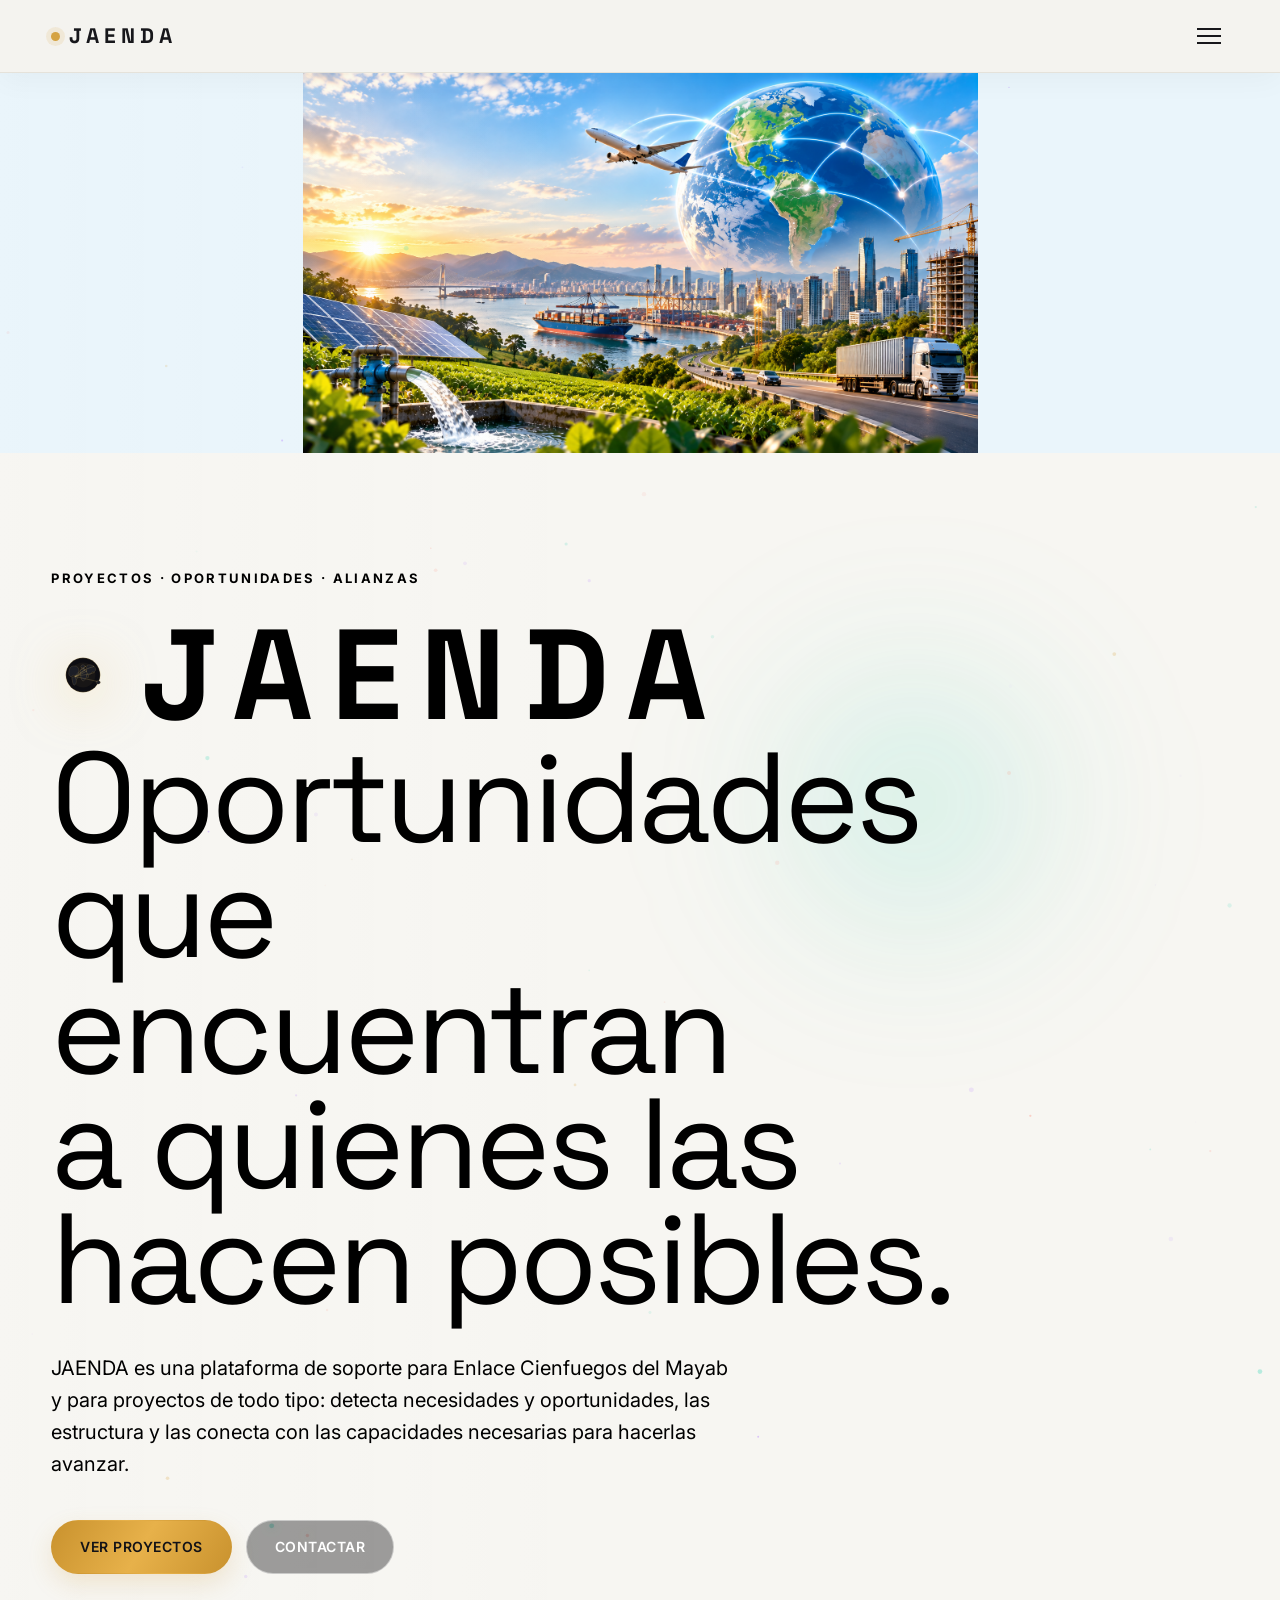
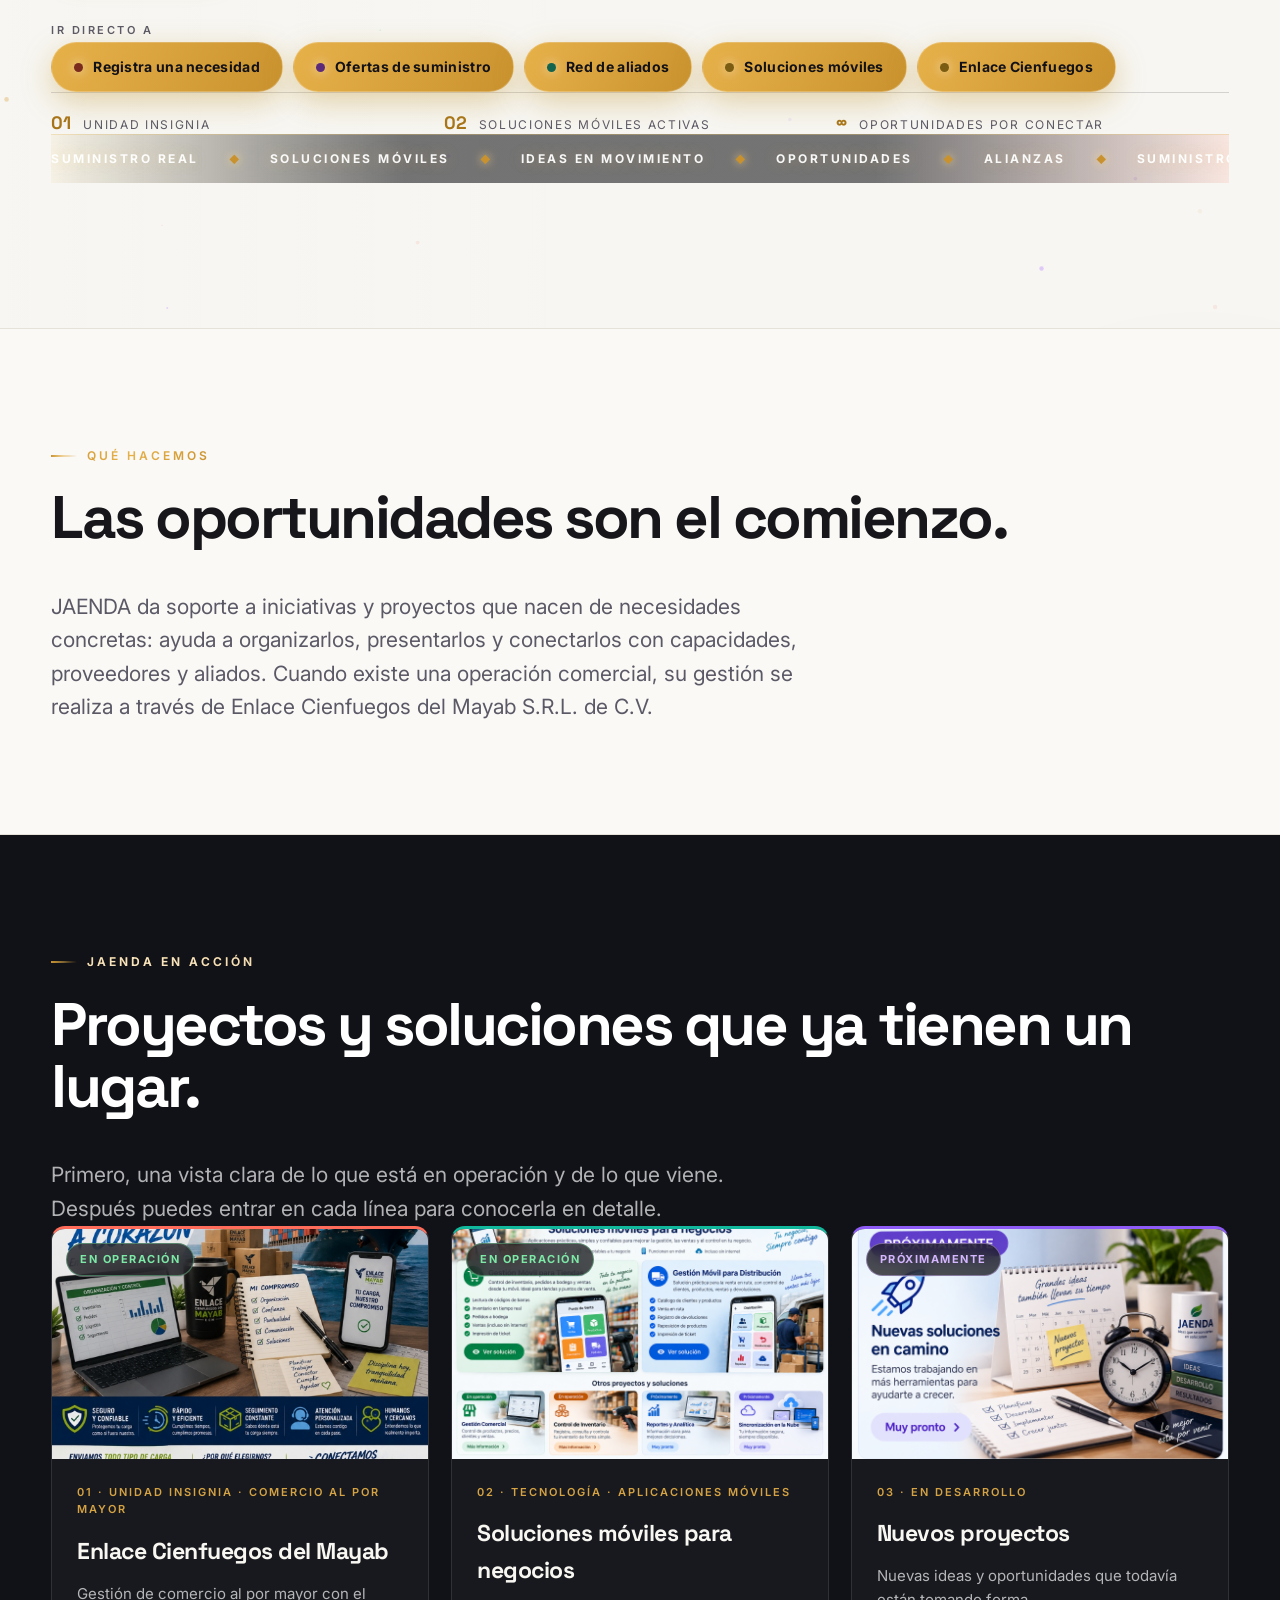
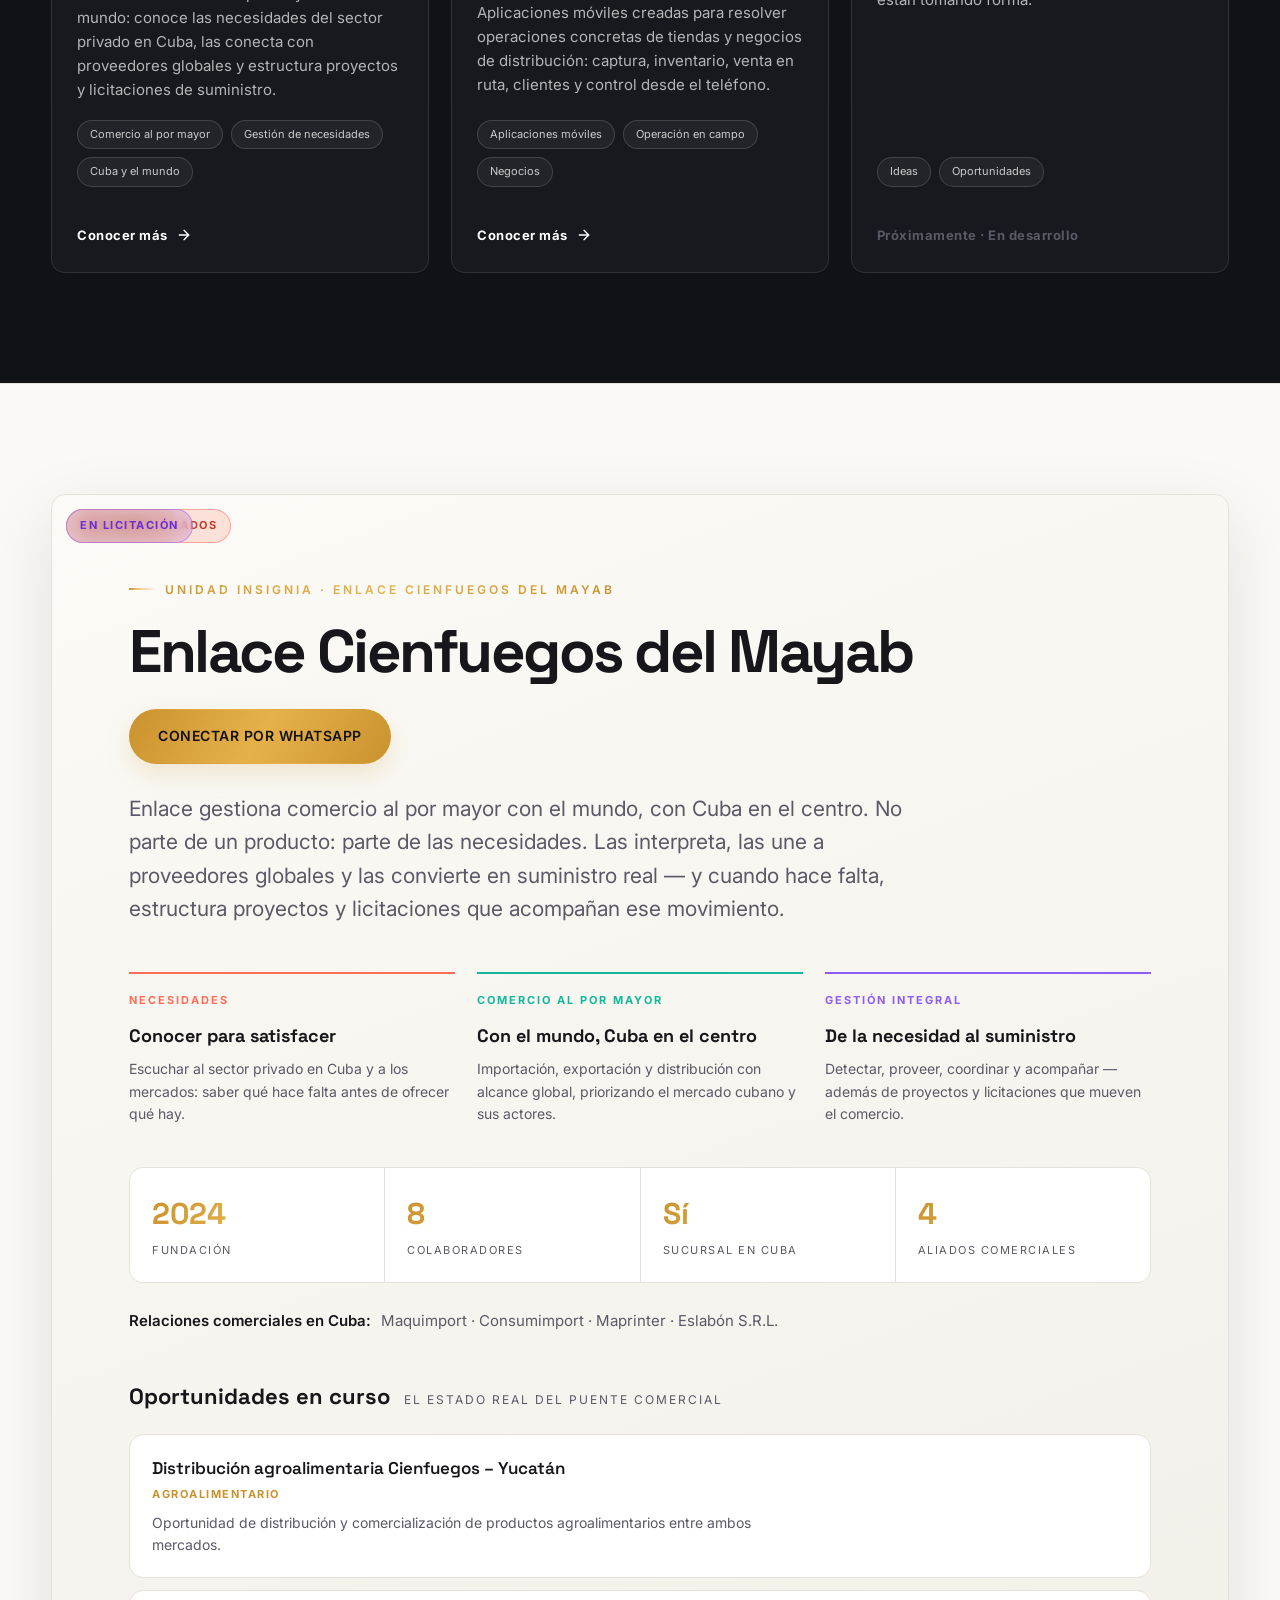
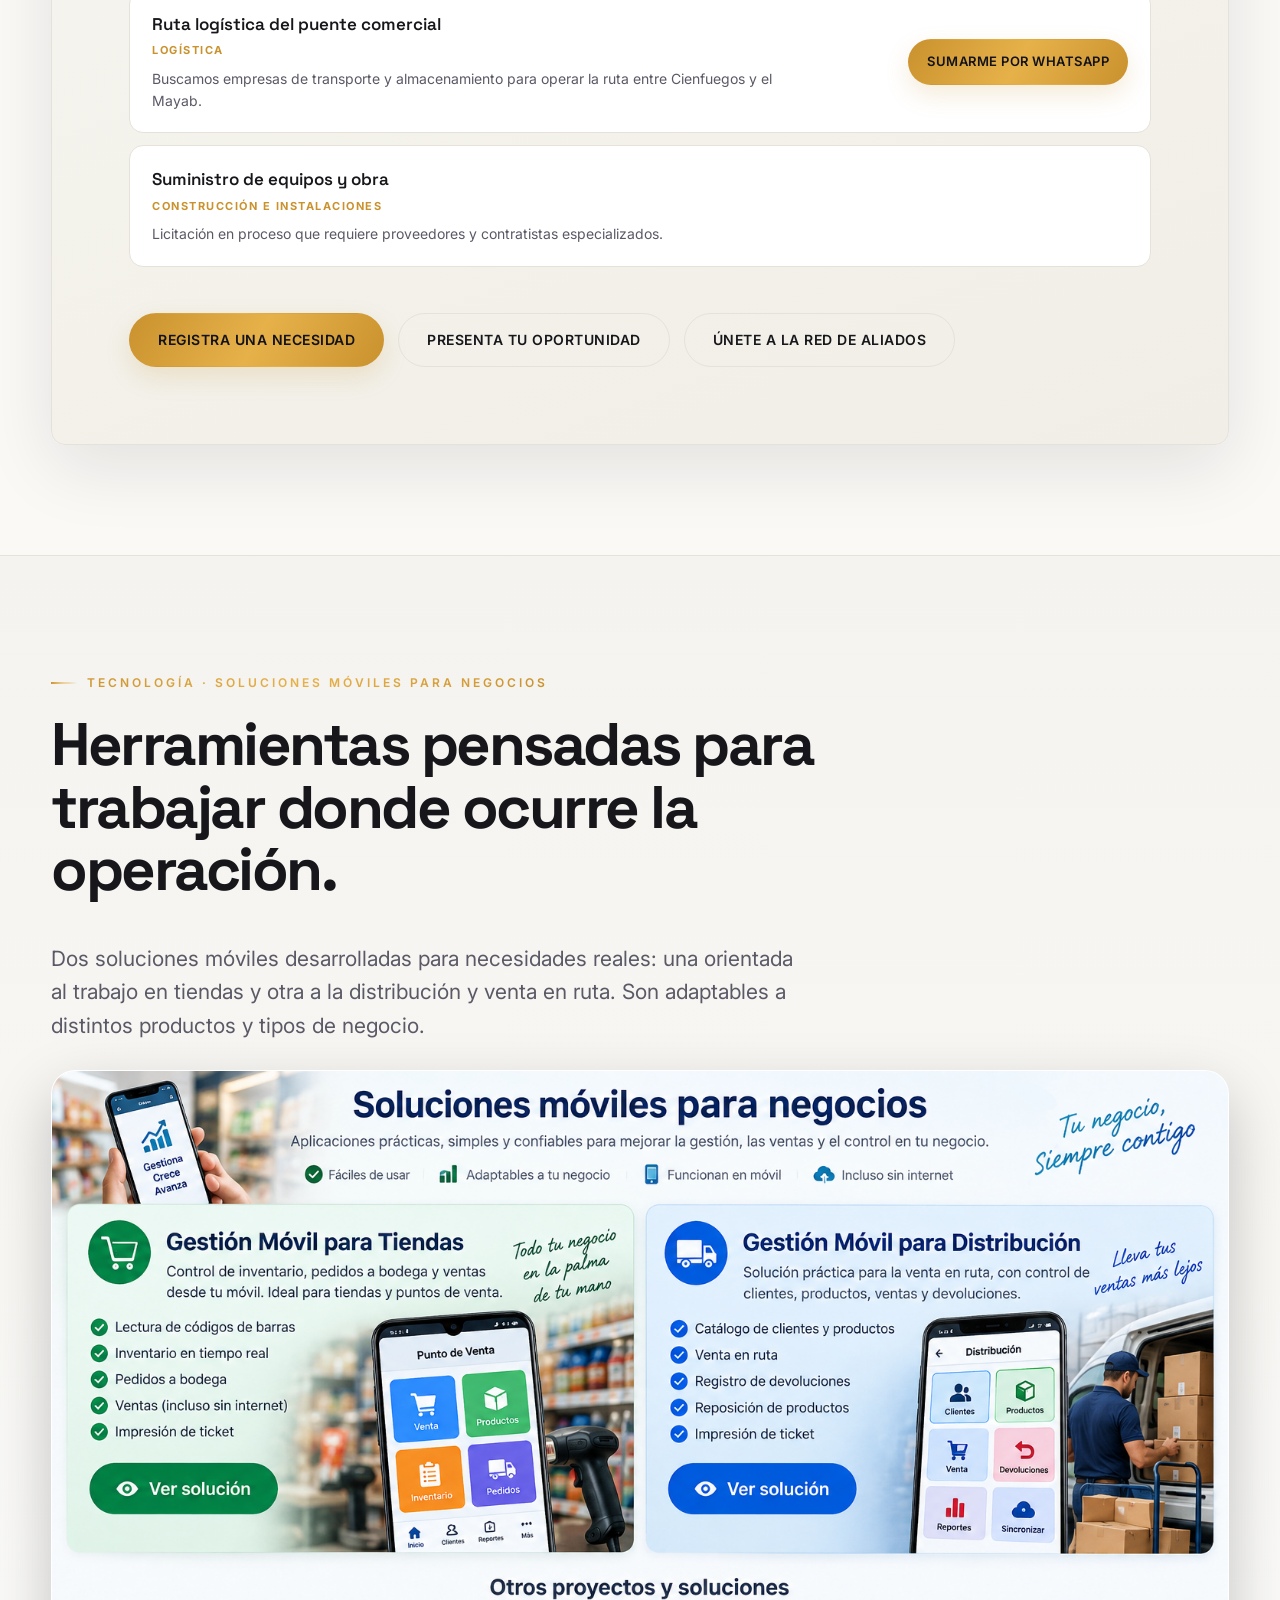
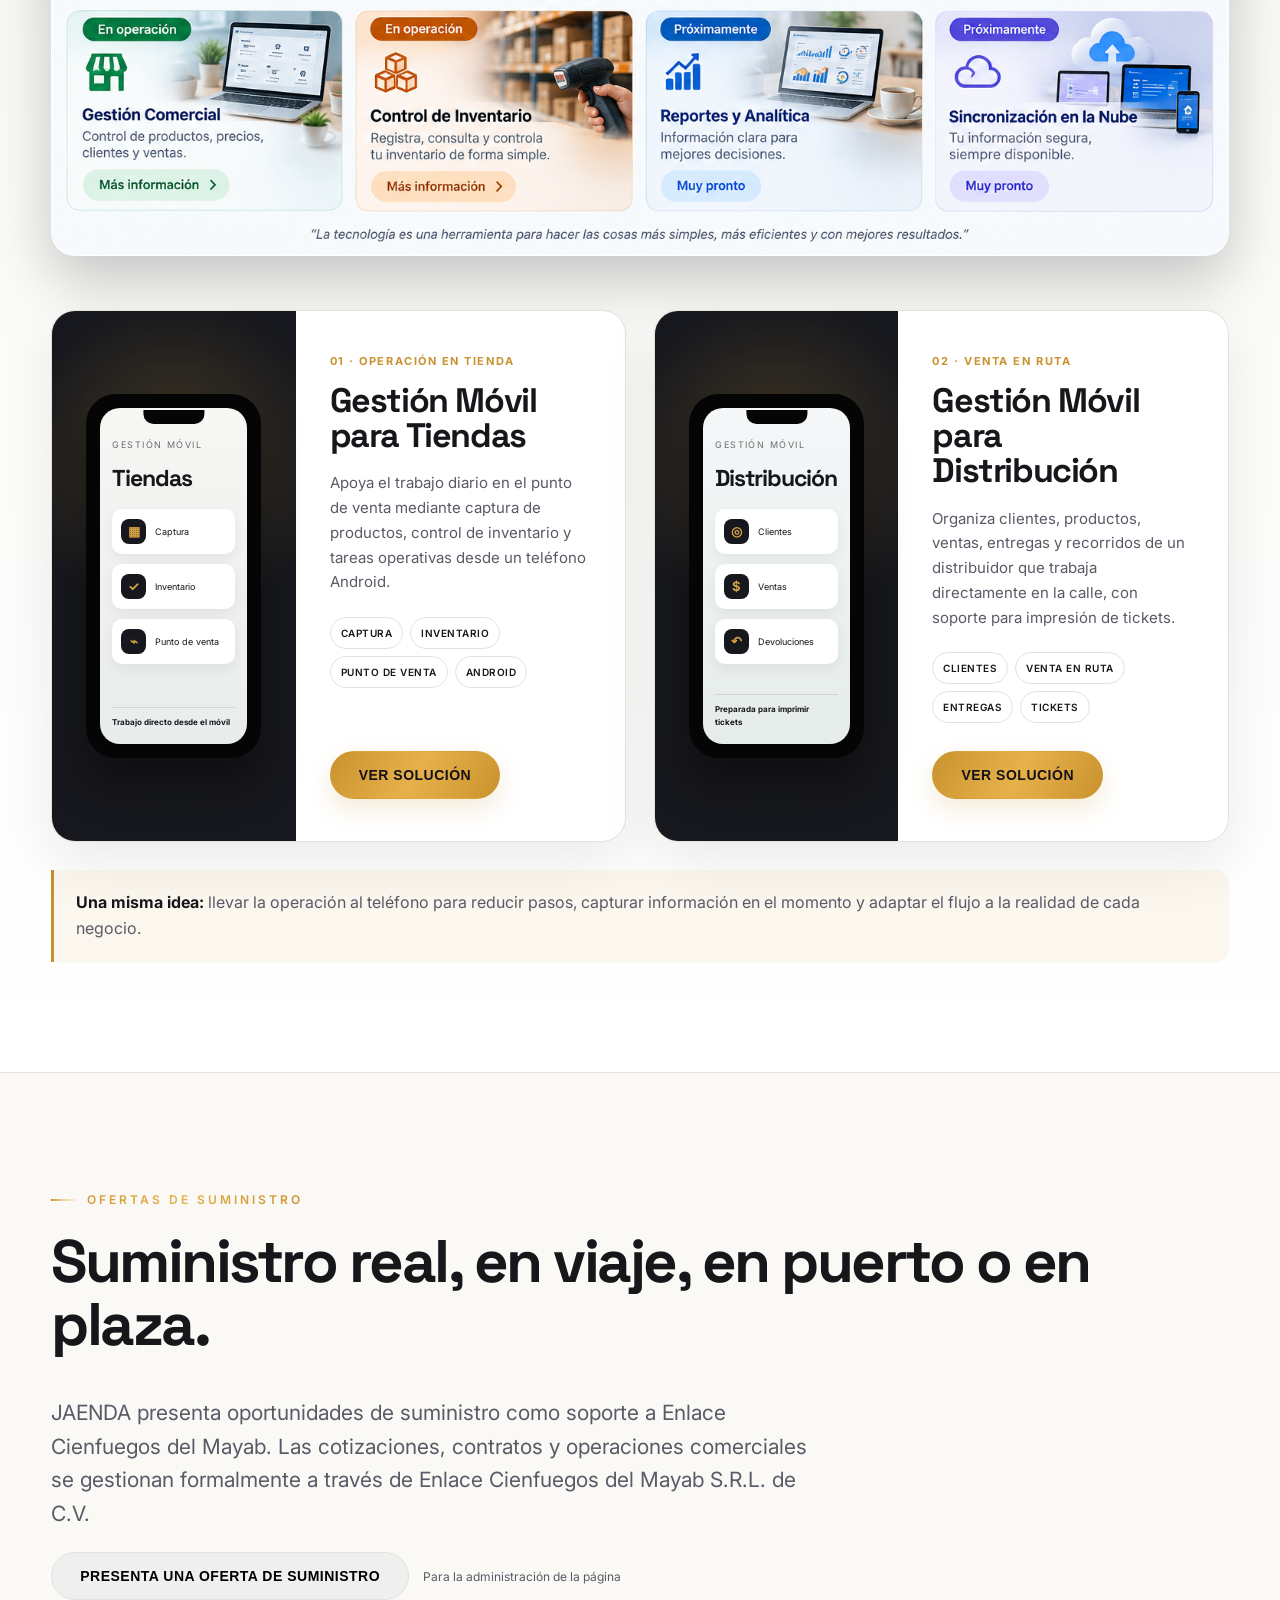
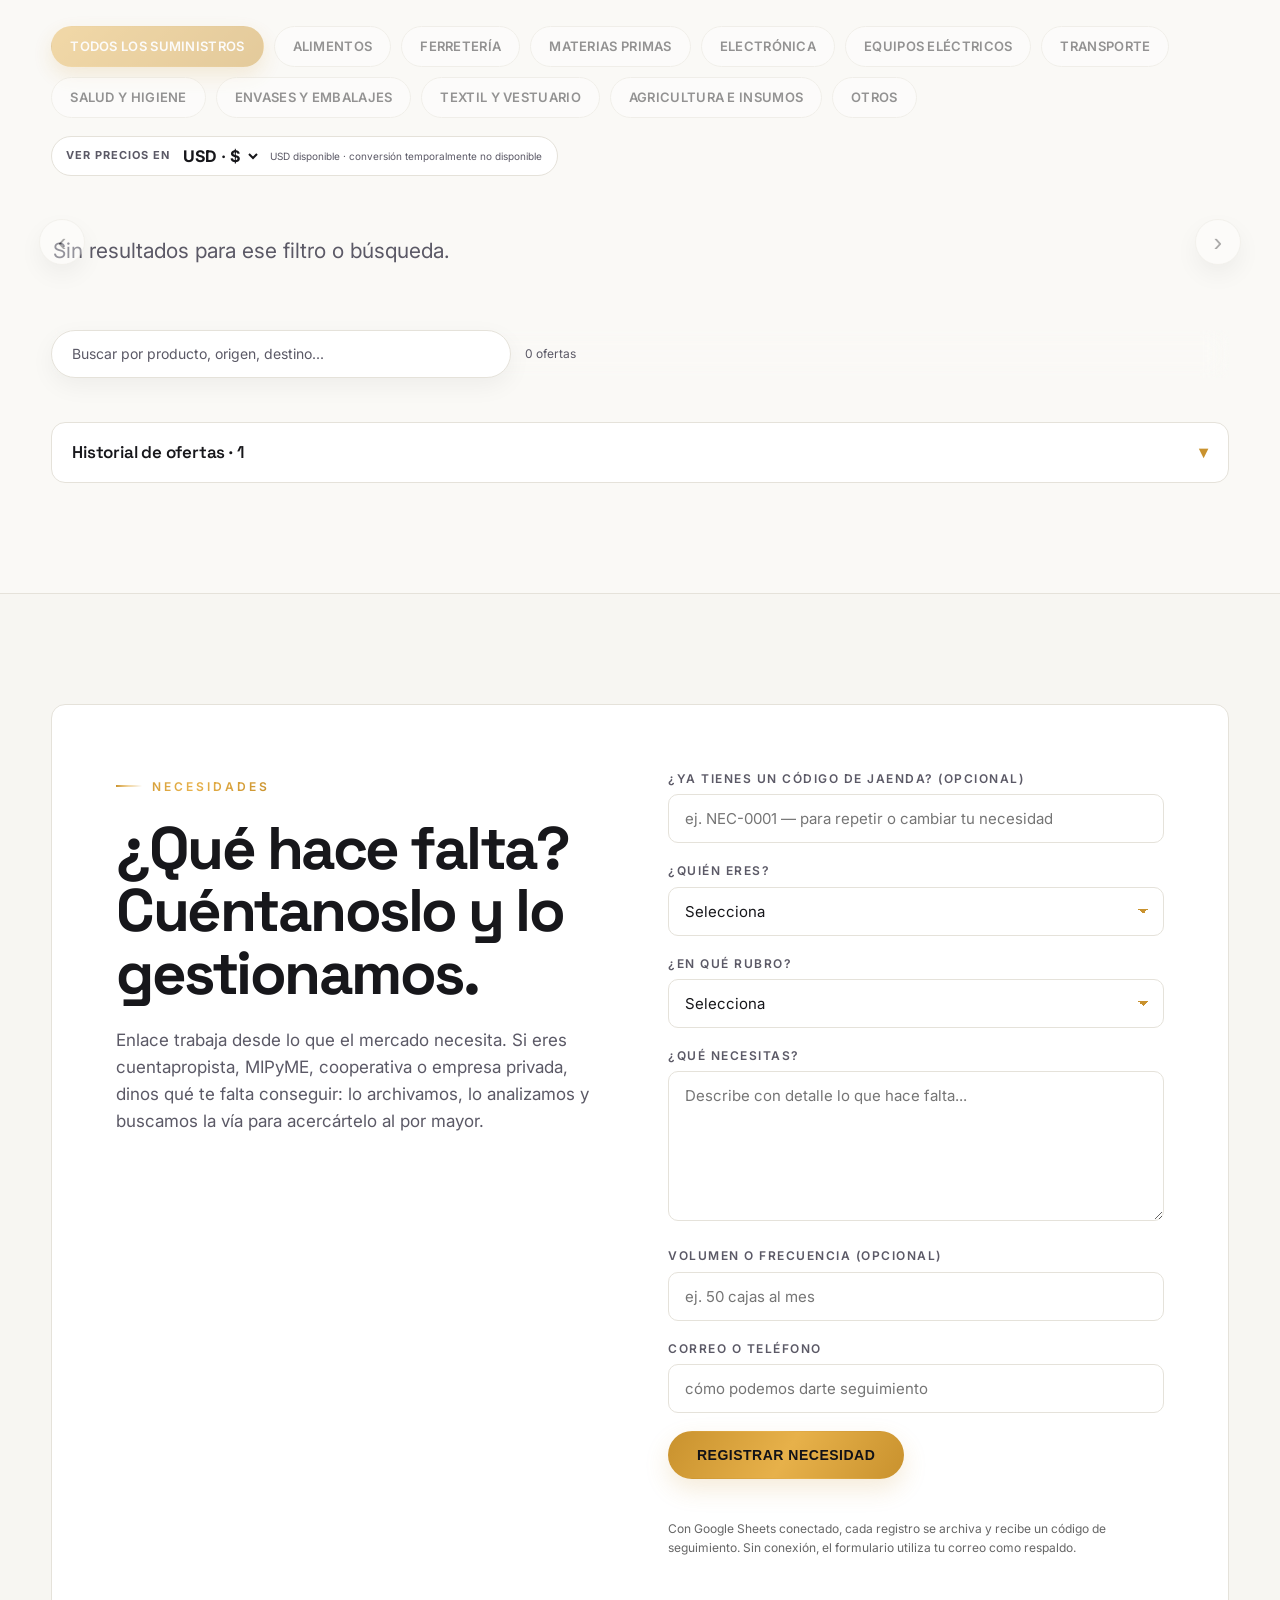
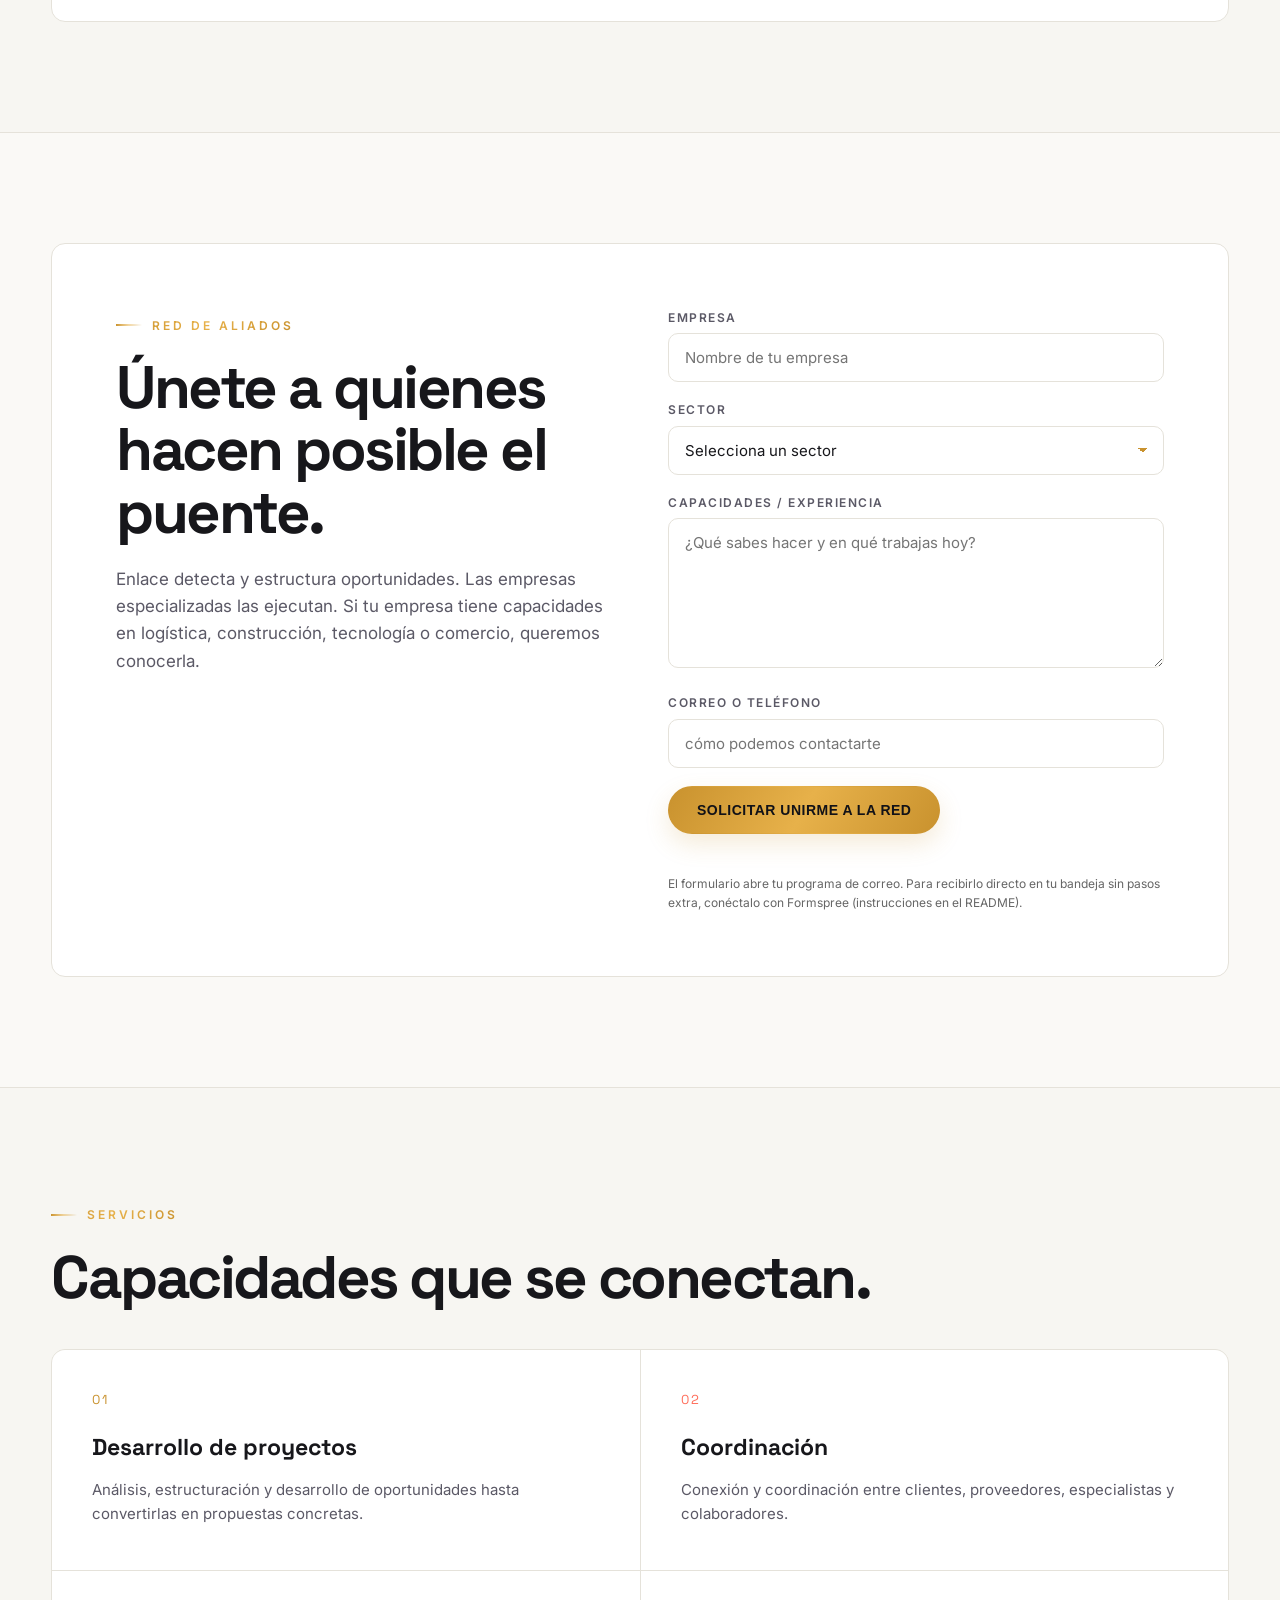
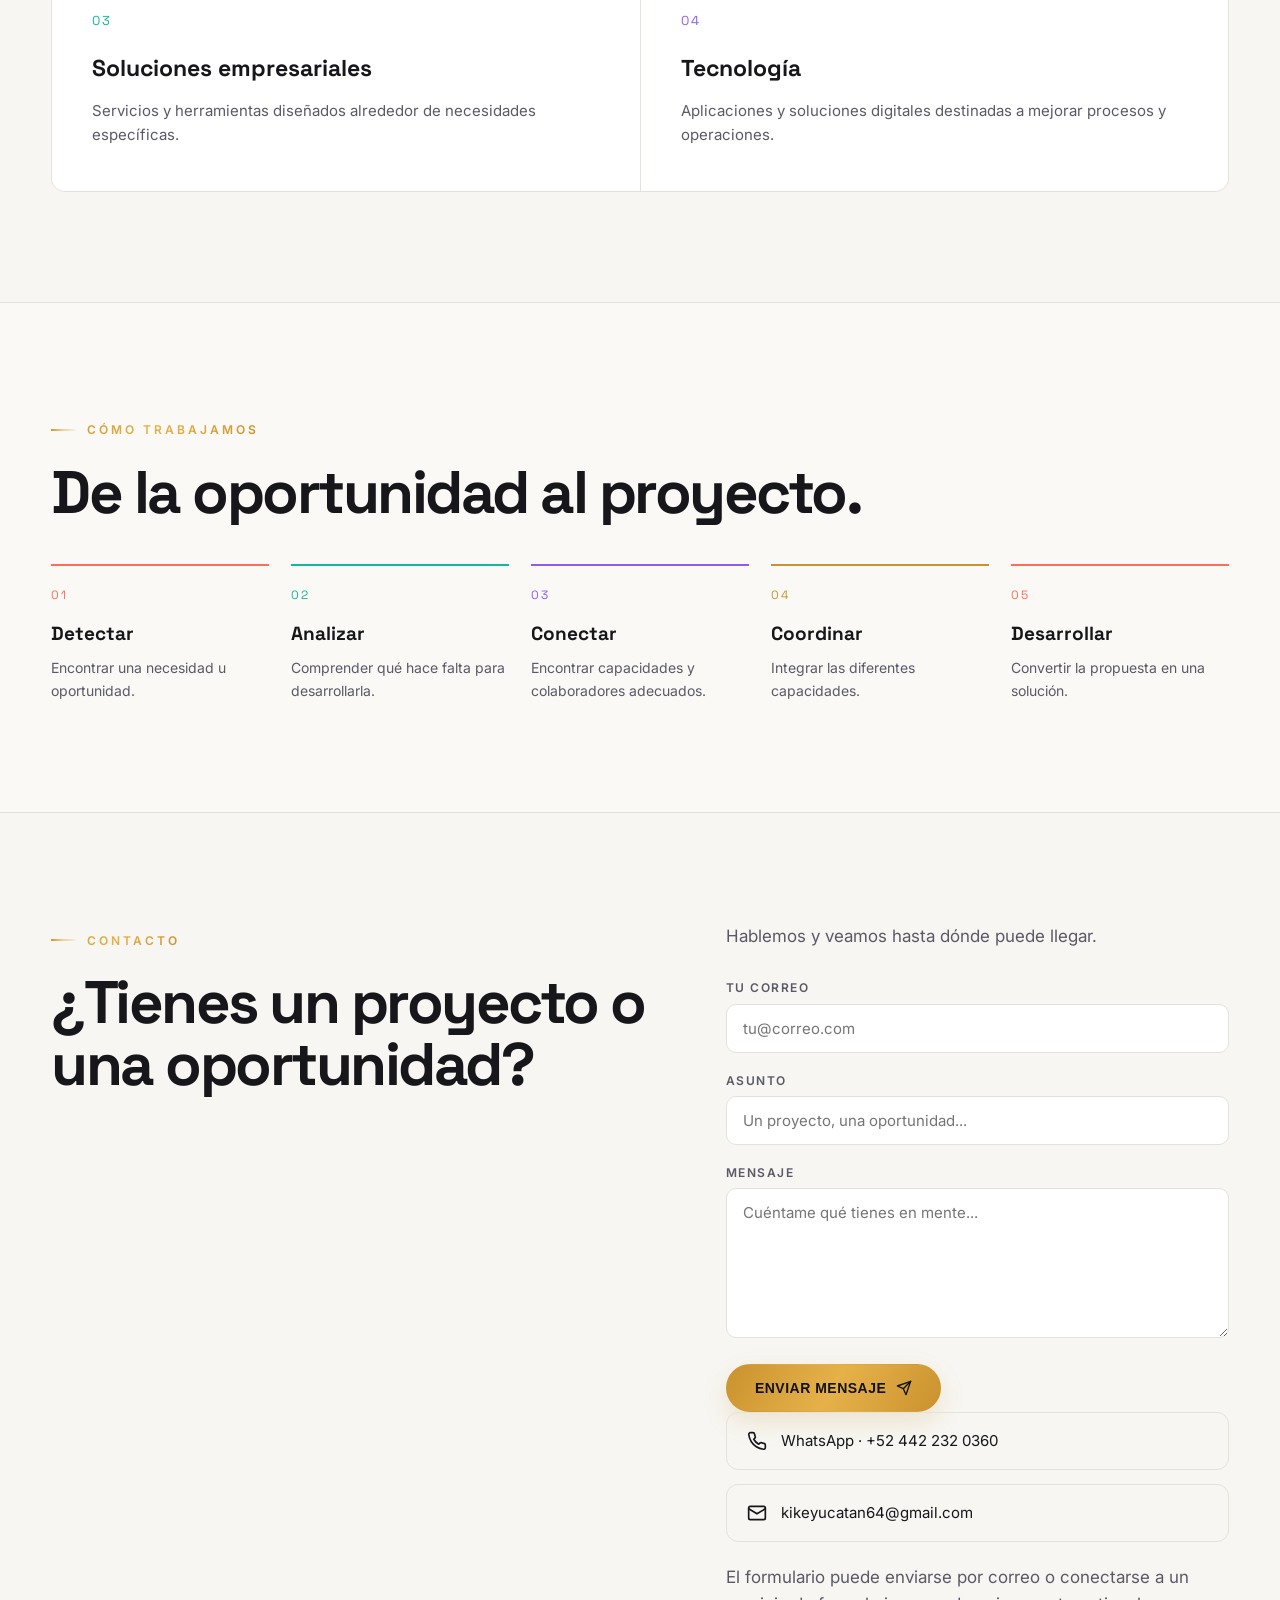
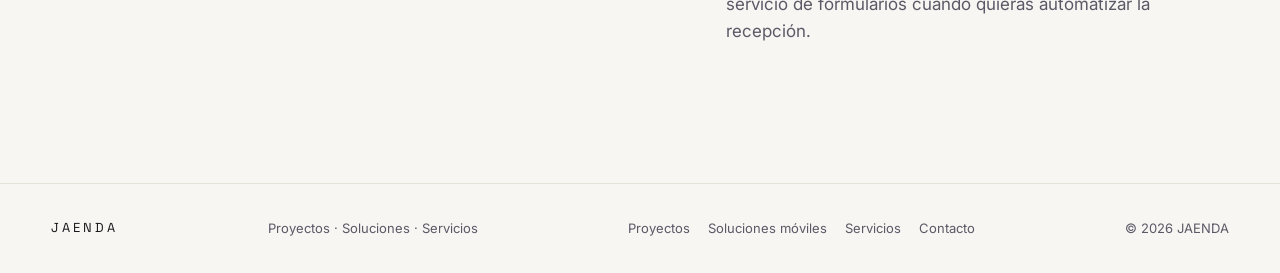
<file: index.html>
<!DOCTYPE html>
<html lang="es">
<head>
  <meta charset="UTF-8">
  <meta name="viewport" content="width=device-width, initial-scale=1.0">

  <title>JAENDA — Proyectos, Soluciones y Servicios</title>

  <meta name="description"
        content="JAENDA. Ideas que encuentran su camino. Proyectos, soluciones y servicios que conectan oportunidades.">
  <meta name="theme-color" content="#f4f3ef">

  <meta property="og:type" content="website">
  <meta property="og:url" content="https://ejdans620715-coder.github.io/PORTAFOLIO/">
  <meta property="og:title" content="JAENDA — Ideas que encuentran su camino">
  <meta property="og:description"
        content="Proyectos, soluciones y servicios que nacen de oportunidades concretas.">
  <meta property="og:image" content="https://ejdans620715-coder.github.io/PORTAFOLIO/portada-jaenda.png">
  <meta property="og:image:width" content="1200">
  <meta property="og:image:height" content="630">
  <meta property="og:image:alt" content="JAENDA">
  <meta property="og:site_name" content="JAENDA">
  <meta name="twitter:card" content="summary_large_image">
  <meta name="twitter:title" content="JAENDA — Ideas que encuentran su camino">
  <meta name="twitter:description"
        content="Proyectos, soluciones y servicios que nacen de oportunidades concretas.">
  <meta name="twitter:image" content="https://ejdans620715-coder.github.io/PORTAFOLIO/portada-jaenda.png">

  <link rel="icon" href="data:image/svg+xml,%3Csvg xmlns='http://www.w3.org/2000/svg' viewBox='0 0 32 32'%3E%3Crect width='32' height='32' rx='7' fill='%230a0a0a'/%3E%3Ctext x='16' y='23' font-family='Arial Black' font-size='19' font-weight='900' fill='%23d9a441' text-anchor='middle'%3EJ%3C/text%3E%3C/svg%3E">

  <link rel="preconnect" href="https://fonts.googleapis.com">
  <link rel="preconnect" href="https://fonts.gstatic.com" crossorigin>
  <link href="https://fonts.googleapis.com/css2?family=Inter:wght@400;500;600&family=Space+Grotesk:wght@400;600;700&display=swap" rel="stylesheet">

<link rel="stylesheet" href="style.css?v=76">
    <link rel="icon" type="image/svg+xml" href="logo.svg">
</head>

<body>
  <a class="skip-link" href="#contenido">Saltar al contenido</a>
  <div class="scroll-progress" id="scroll-progress" aria-hidden="true"></div>

  <header>
    <div class="container">
      <nav>
        <a class="logo" href="#top" aria-label="JAENDA, inicio">JAENDA</a>

        <button id="burger" class="burger" aria-label="Abrir menú" aria-expanded="false">
          <span></span><span></span><span></span>
        </button>

        <div class="menu" id="menu">
          <a href="#proyectos">Proyectos</a>
          <a href="#soluciones">Soluciones móviles</a>
          <a href="#servicios">Servicios</a>
          <a href="#metodo">Cómo trabajamos</a>
          <a href="#ofertas">Ofertas</a>
          <a href="#contacto">Contacto</a>
        </div>
      </nav>
    </div>
  </header>

  <main id="contenido">

    <div id="top" aria-hidden="true"></div>

    <!-- ============ PORTADA ============ -->

<section class="hero">
      <div class="hero-foto" id="hero-foto" aria-hidden="true"></div>
      <canvas id="hero-canvas" aria-hidden="true"></canvas>
      <div class="aurora aurora-a" aria-hidden="true"></div>
      <div class="aurora aurora-b" aria-hidden="true"></div>
      <div class="aurora aurora-c" aria-hidden="true"></div>
      <div class="hero-inner">
        <div class="wv" id="wv" aria-hidden="true"></div>
        <div class="container">
        <div class="reveal in">
          <div class="eyebrow">Proyectos · Oportunidades · Alianzas</div>

<h1 id="hero-title" class="hero-title-fx">
            <span class="jlogo"><img src="logo.svg" alt="Logo JAENDA — mapa del mundo con rutas"></span>
            <span class="jnombre">JAENDA</span>
            <span class="thin">Oportunidades que <em class="accent" style="font-style:normal">encuentran a quienes las hacen posibles</em>.</span>
          </h1>

          <p class="hero-text">
            JAENDA es una plataforma de soporte para Enlace Cienfuegos del Mayab y para proyectos de todo tipo: detecta necesidades y oportunidades, las estructura y las conecta con las capacidades necesarias para hacerlas avanzar.
          </p>

          <div class="buttons">
            <a class="btn gold" href="#proyectos">Ver proyectos</a>
            <a class="btn ghost" href="#contacto">Contactar</a>
          </div>

          <div class="quick">
            <span class="quick-label">Ir directo a</span>
            <div class="quick-links">
              <a class="qn" href="#necesidades"><i class="qi qi-a"></i>Registra una necesidad</a>
              <a class="qo" href="#ofertas"><i class="qi qi-b"></i>Ofertas de suministro</a>
              <a class="qr" href="#aliados"><i class="qi qi-d"></i>Red de aliados</a>
              <a class="qt" href="#soluciones"><i class="qi qi-c"></i>Soluciones móviles</a>
              <a class="qe" href="#enlace"><i class="qi qi-c"></i>Enlace Cienfuegos</a>
</div>
        </div>
      </div>
      <div class="hero-stats" aria-label="Resumen de JAENDA">
        <div><strong>01</strong><span>unidad insignia</span></div>
        <div><strong>02</strong><span>soluciones móviles activas</span></div>
        <div><strong>∞</strong><span>oportunidades por conectar</span></div>
      </div>
      <div class="cinta" aria-hidden="true">
        <div class="cinta-track">
          <span>Suministro real</span><i>◆</i><span>Soluciones móviles</span><i>◆</i><span>Ideas en movimiento</span><i>◆</i><span>Oportunidades</span><i>◆</i><span>Alianzas</span><i>◆</i>
          <span>Suministro real</span><i>◆</i><span>Soluciones móviles</span><i>◆</i><span>Ideas en movimiento</span><i>◆</i><span>Oportunidades</span><i>◆</i><span>Alianzas</span><i>◆</i>
        </div>
      </div>
    </section>

    <!-- ============ PRESENTACIÓN ============ -->

    <section id="quehacemos">
      <div class="container">
        <div class="reveal">
          <div class="section-tag">Qué hacemos</div>
          <h2>Las oportunidades son el comienzo.</h2>
          <p class="lead">
            JAENDA da soporte a iniciativas y proyectos que nacen de necesidades concretas: ayuda a organizarlos, presentarlos y conectarlos con capacidades, proveedores y aliados. Cuando existe una operación comercial, su gestión se realiza a través de Enlace Cienfuegos del Mayab S.R.L. de C.V.
          </p>
        </div>
      </div>
    </section>

    <!-- ============ PROYECTOS ============ -->

    <section id="proyectos">
      <div class="container">
        <div class="reveal">
          <div class="section-tag">JAENDA en acción</div>
          <h2>Proyectos y soluciones que ya tienen un lugar.</h2>
          <p class="lead">Primero, una vista clara de lo que está en operación y de lo que viene. Después puedes entrar en cada línea para conocerla en detalle.</p>
        </div>

        <div class="projects" id="proyectos-grid">
          <!-- Generado automáticamente desde proyectos.json -->
        </div>

        <noscript>
          <p class="lead" style="margin-top:30px">
            Activa JavaScript para ver los proyectos. Por ahora puedes revisarlos en
            el archivo <code>proyectos.json</code>.
          </p>
        </noscript>
      </div>
    </section>


    <!-- ============ IDEARIO ============ -->

    <section id="enlace">
      <div class="container">
        <div class="flagship reveal">
          <div class="section-tag">Unidad insignia · Enlace Cienfuegos del Mayab</div>

          <div class="flagship-head">
            <h2>Enlace Cienfuegos del Mayab</h2>
            <a class="btn gold" href="https://wa.me/524422320360" target="_blank" rel="noopener">Conectar por WhatsApp</a>
          </div>

          <p class="mission">
            Enlace gestiona comercio al por mayor con el mundo, con Cuba
            en el centro. No parte de un producto: parte de las necesidades.
            Las interpreta, las une a proveedores globales y las convierte
            en suministro real — y cuando hace falta, estructura proyectos
            y licitaciones que acompañan ese movimiento.
          </p>

          <div class="pillars">
            <div class="pillar">
              <div class="k">Necesidades</div>
              <h4>Conocer para satisfacer</h4>
              <p>Escuchar al sector privado en Cuba y a los mercados: saber qué hace falta antes de ofrecer qué hay.</p>
            </div>
            <div class="pillar">
              <div class="k">Comercio al por mayor</div>
              <h4>Con el mundo, Cuba en el centro</h4>
              <p>Importación, exportación y distribución con alcance global, priorizando el mercado cubano y sus actores.</p>
            </div>
            <div class="pillar">
              <div class="k">Gestión integral</div>
              <h4>De la necesidad al suministro</h4>
              <p>Detectar, proveer, coordinar y acompañar — además de proyectos y licitaciones que mueven el comercio.</p>
            </div>
          </div>

          <div class="ficha">
            <div class="stat"><span class="s-num">2024</span><span class="s-k">Fundación</span></div>
            <div class="stat"><span class="s-num">8</span><span class="s-k">Colaboradores</span></div>
            <div class="stat"><span class="s-num">Sí</span><span class="s-k">Sucursal en Cuba</span></div>
            <div class="stat"><span class="s-num">4</span><span class="s-k">Aliados comerciales</span></div>
          </div>

          <div class="rels">
            <span class="rels-k">Relaciones comerciales en Cuba:</span>
            Maquimport · Consumimport · Maprinter · Eslabón S.R.L.
          </div>

          <div class="opps-head">
            <h3>Oportunidades en curso</h3>
            <span class="opps-sub">El estado real del puente comercial</span>
          </div>
          <div class="opps" id="oportunidades">
            <!-- Generado desde proyectos.json -->
          </div>

          <div class="flagship-cta">
            <a class="btn gold" href="#necesidades">Registra una necesidad</a>
            <a class="btn ghost" href="mailto:kikeyucatan64@gmail.com">Presenta tu oportunidad</a>
            <a class="btn ghost" href="#aliados">Únete a la red de aliados</a>
          </div>
        </div>
      </div>
    </section>


    <!-- ============ SOLUCIONES MÓVILES ============ -->

    <section id="soluciones" class="soluciones-section">
      <div class="container">
        <div class="reveal soluciones-intro">
          <div class="section-tag">Tecnología · Soluciones móviles para negocios</div>
          <h2>Herramientas pensadas para trabajar donde ocurre la operación.</h2>
          <p class="lead">Dos soluciones móviles desarrolladas para necesidades reales: una orientada al trabajo en tiendas y otra a la distribución y venta en ruta. Son adaptables a distintos productos y tipos de negocio.</p>
        </div>

        <figure class="soluciones-banner reveal">
          <img src="soluciones-moviles-jaenda.png" alt="Presentación visual de las soluciones móviles de JAENDA para tiendas y distribución">
        </figure>

        <div class="soluciones-grid">
          <article class="solucion-card reveal">
            <div class="solucion-visual" aria-hidden="true">
              <div class="phone-mock">
                <div class="phone-top"></div>
                <div class="phone-screen tienda-screen">
                  <div class="app-bar">Gestión Móvil</div>
                  <div class="app-title">Tiendas</div>
                  <div class="app-tile"><b>▦</b><span>Captura</span></div>
                  <div class="app-tile"><b>✓</b><span>Inventario</span></div>
                  <div class="app-tile"><b>⌁</b><span>Punto de venta</span></div>
                  <div class="app-bottom">Trabajo directo desde el móvil</div>
                </div>
              </div>
            </div>
            <div class="solucion-body">
              <div class="solucion-num">01 · OPERACIÓN EN TIENDA</div>
              <h3>Gestión Móvil para Tiendas</h3>
              <p>Apoya el trabajo diario en el punto de venta mediante captura de productos, control de inventario y tareas operativas desde un teléfono Android.</p>
              <div class="solucion-tags"><span>Captura</span><span>Inventario</span><span>Punto de venta</span><span>Android</span></div>
              <button type="button" class="btn gold solucion-ver" data-solucion="tiendas">Ver solución</button>
            </div>
          </article>

          <article class="solucion-card reveal">
            <div class="solucion-visual" aria-hidden="true">
              <div class="phone-mock">
                <div class="phone-top"></div>
                <div class="phone-screen ruta-screen">
                  <div class="app-bar">Gestión Móvil</div>
                  <div class="app-title">Distribución</div>
                  <div class="app-tile"><b>◎</b><span>Clientes</span></div>
                  <div class="app-tile"><b>$</b><span>Ventas</span></div>
                  <div class="app-tile"><b>↶</b><span>Devoluciones</span></div>
                  <div class="app-bottom">Preparada para imprimir tickets</div>
                </div>
              </div>
            </div>
            <div class="solucion-body">
              <div class="solucion-num">02 · VENTA EN RUTA</div>
              <h3>Gestión Móvil para Distribución</h3>
              <p>Organiza clientes, productos, ventas, entregas y recorridos de un distribuidor que trabaja directamente en la calle, con soporte para impresión de tickets.</p>
              <div class="solucion-tags"><span>Clientes</span><span>Venta en ruta</span><span>Entregas</span><span>Tickets</span></div>
              <button type="button" class="btn gold solucion-ver" data-solucion="distribucion">Ver solución</button>
            </div>
          </article>
        </div>

        <div class="soluciones-note reveal">
          <strong>Una misma idea:</strong> llevar la operación al teléfono para reducir pasos, capturar información en el momento y adaptar el flujo a la realidad de cada negocio.
        </div>
      </div>
    </section>

    <!-- ============ OFERTAS DE SUMINISTRO ============ -->

    <section id="ofertas">
      <div class="container">
        <div class="reveal">
          <div class="section-tag">Ofertas de suministro</div>
          <h2>Suministro real, en viaje, en puerto o en plaza.</h2>
          <p class="lead">
            JAENDA presenta oportunidades de suministro como soporte a Enlace Cienfuegos del Mayab. Las cotizaciones, contratos y operaciones comerciales se gestionan formalmente a través de Enlace Cienfuegos del Mayab S.R.L. de C.V.
          </p>
          <div class="gestion-cta">
            <button id="btn-gestion" type="button" class="btn ghost">
              Presenta una oferta de suministro
            </button>
            <span class="gestion-cta-note">Para la administración de la página</span>
          </div>
        </div>

        <div class="ofertas-toolbar">
          <div class="oferta-categorias" id="oferta-categorias"></div>
          <div class="moneda-control">
            <label for="moneda-selector">Ver precios en</label>
            <select id="moneda-selector" aria-label="Seleccionar moneda">
              <option value="USD">USD · $</option>
              <option value="EUR">EUR · €</option>
              <option value="MXN">MXN · $</option>
            </select>
            <span id="moneda-estado" class="moneda-estado">Base: USD</span>
          </div>
        </div>

        <div class="vitrina">
          <button type="button" class="vitrina-nav vitrina-prev" id="vitrina-prev" aria-label="Anterior">‹</button>
          <div class="vitrina-pista" id="vitrina-pista"></div>
          <button type="button" class="vitrina-nav vitrina-next" id="vitrina-next" aria-label="Siguiente">›</button>
          <div class="vitrina-pagina" id="vitrina-pagina"></div>
        </div>

        <div class="oferta-busca">
          <input type="search" id="oferta-busqueda" placeholder="Buscar por producto, origen, destino..." autocomplete="off">
          <span class="oferta-conteo" id="oferta-conteo"></span>
        </div>

        <div class="ofertas" id="ofertas-grid">
          <!-- Generado desde proyectos.json -->
        </div>

        <div class="ofertas-historial" id="ofertas-historial" style="display:none;">
          <details>
            <summary><span id="ofertas-historial-resumen">Historial de ofertas</span></summary>
            <div class="ofertas pasadas" id="ofertas-historial-list">
              <!-- Ofertas caducadas, archivadas -->
            </div>
          </details>
        </div>
      </div>
    </section>

    <!-- ============ NECESIDADES ============ -->

    <section id="necesidades">
      <div class="container">
        <div class="aliados reveal">
          <div class="aliados-copy">
            <div class="section-tag">Necesidades</div>
            <h2>¿Qué hace falta? Cuéntanoslo y lo gestionamos.</h2>
            <p>
              Enlace trabaja desde lo que el mercado necesita. Si eres
              cuentapropista, MIPyME, cooperativa o empresa privada,
              dinos qué te falta conseguir: lo archivamos, lo analizamos
              y buscamos la vía para acercártelo al por mayor.
            </p>
            <div class="aliados-sectores">
              <span class="tag">Insumos y materias primas</span>
              <span class="tag">Alimentos y bebidas</span>
              <span class="tag">Equipos y herramientas</span>
              <span class="tag">Repuestos y accesorios</span>
              <span class="tag">Otros</span>
            </div>
          </div>

          <form id="necesidades-form" class="contact-form aliados-form" data-email="kikeyucatan64@gmail.com">
            <div>
              <label for="n-codigo">¿Ya tienes un código de JAENDA? (opcional)</label>
              <input type="text" id="n-codigo" name="codigoAnterior" placeholder="ej. NEC-0001 — para repetir o cambiar tu necesidad" autocomplete="off">
            </div>
            <div id="n-modo-wrap" style="display:none;">
              <label for="n-modo">Al enviar con tu código, quiero…</label>
              <select id="n-modo" name="modo">
                <option value="repetir">Más de lo mismo (sumar cantidad)</option>
                <option value="nueva">Otra necesidad (misma persona, nuevo registro)</option>
              </select>
            </div>
            <div>
              <label for="n-quien">¿Quién eres?</label>
              <select id="n-quien" name="quien" required>
                <option value="">Selecciona</option>
                <option>Cuentapropista</option>
                <option>MIPyME</option>
                <option>Cooperativa</option>
                <option>Empresa privada</option>
                <option>Particular</option>
              </select>
            </div>
            <div>
              <label for="n-sector">¿En qué rubro?</label>
              <select id="n-sector" name="sector" required>
                <option value="">Selecciona</option>
                <option>Agroalimentario</option>
                <option>Gastronomía y servicios</option>
                <option>Comercio y distribución</option>
                <option>Industria y manufactura</option>
                <option>Logística y transporte</option>
                <option>Construcción e instalaciones</option>
                <option>Tecnología</option>
                <option>Otro</option>
              </select>
            </div>
            <div>
              <label for="n-descripcion">¿Qué necesitas?</label>
              <textarea id="n-descripcion" name="descripcion" placeholder="Describe con detalle lo que hace falta..." required></textarea>
            </div>
            <div>
              <label for="n-cantidad">Volumen o frecuencia (opcional)</label>
              <input type="text" id="n-cantidad" name="cantidad" placeholder="ej. 50 cajas al mes">
            </div>
            <div>
              <label for="n-contacto">Correo o teléfono</label>
              <input type="text" id="n-contacto" name="contacto" placeholder="cómo podemos darte seguimiento" required>
            </div>
            <div>
              <button type="submit" class="btn gold">Registrar necesidad</button>
            </div>
            <div id="n-resultado" class="needs-result" role="status" aria-live="polite"></div>
            <p class="note">Con Google Sheets conectado, cada registro se archiva y recibe un código de seguimiento. Sin conexión, el formulario utiliza tu correo como respaldo.</p>
          </form>
        </div>
      </div>
    </section>

    <!-- ============ RED DE ALIADOS ============ -->

    <section id="aliados">
      <div class="container">
        <div class="aliados reveal">
          <div class="aliados-copy">
            <div class="section-tag">Red de aliados</div>
            <h2>Únete a quienes hacen posible el puente.</h2>
            <p>
              Enlace detecta y estructura oportunidades. Las empresas
              especializadas las ejecutan. Si tu empresa tiene capacidades
              en logística, construcción, tecnología o comercio, queremos
              conocerla.
            </p>
            <div class="aliados-sectores">
              <span class="tag">Logística</span>
              <span class="tag">Construcción</span>
              <span class="tag">Tecnología</span>
              <span class="tag">Agroalimentario</span>
              <span class="tag">Comercialización</span>
            </div>
          </div>

          <form id="aliados-form" class="contact-form aliados-form" data-email="kikeyucatan64@gmail.com">
            <div>
              <label for="a-empresa">Empresa</label>
              <input type="text" id="a-empresa" name="empresa" placeholder="Nombre de tu empresa" required>
            </div>
            <div>
              <label for="a-sector">Sector</label>
              <select id="a-sector" name="sector" required>
                <option value="">Selecciona un sector</option>
                <option>Logística y transporte</option>
                <option>Construcción e instalaciones</option>
                <option>Tecnología y aplicaciones</option>
                <option>Agroalimentario</option>
                <option>Comercialización y distribución</option>
                <option>Otro</option>
              </select>
            </div>
            <div>
              <label for="a-capacidades">Capacidades / experiencia</label>
              <textarea id="a-capacidades" name="capacidades" placeholder="¿Qué sabes hacer y en qué trabajas hoy?" required></textarea>
            </div>
            <div>
              <label for="a-contacto">Correo o teléfono</label>
              <input type="text" id="a-contacto" name="contacto" placeholder="cómo podemos contactarte" required>
            </div>
            <div>
              <button type="submit" class="btn gold">
                Solicitar unirme a la red
              </button>
            </div>
            <p class="note">El formulario abre tu programa de correo. Para recibirlo directo en tu bandeja sin pasos extra, conéctalo con Formspree (instrucciones en el README).</p>
          </form>
        </div>
      </div>
    </section>

    <!-- ============ SERVICIOS ============ -->

    <section id="servicios">
      <div class="container">
        <div class="reveal">
          <div class="section-tag">Servicios</div>
          <h2>Capacidades que se conectan.</h2>
        </div>

        <div class="services">
          <div class="service reveal">
            <div class="service-num">01</div>
            <h3>Desarrollo de proyectos</h3>
            <p>Análisis, estructuración y desarrollo de oportunidades hasta convertirlas en propuestas concretas.</p>
          </div>
          <div class="service reveal">
            <div class="service-num">02</div>
            <h3>Coordinación</h3>
            <p>Conexión y coordinación entre clientes, proveedores, especialistas y colaboradores.</p>
          </div>
          <div class="service reveal">
            <div class="service-num">03</div>
            <h3>Soluciones empresariales</h3>
            <p>Servicios y herramientas diseñados alrededor de necesidades específicas.</p>
          </div>
          <div class="service reveal">
            <div class="service-num">04</div>
            <h3>Tecnología</h3>
            <p>Aplicaciones y soluciones digitales destinadas a mejorar procesos y operaciones.</p>
          </div>
        </div>
      </div>
    </section>

    <!-- ============ MÉTODO ============ -->

    <section id="metodo">
      <div class="container">
        <div class="reveal">
          <div class="section-tag">Cómo trabajamos</div>
          <h2>De la oportunidad al proyecto.</h2>
        </div>

        <div class="steps">
          <div class="step reveal"><div class="n">01</div><h3>Detectar</h3><p>Encontrar una necesidad u oportunidad.</p></div>
          <div class="step reveal"><div class="n">02</div><h3>Analizar</h3><p>Comprender qué hace falta para desarrollarla.</p></div>
          <div class="step reveal"><div class="n">03</div><h3>Conectar</h3><p>Encontrar capacidades y colaboradores adecuados.</p></div>
          <div class="step reveal"><div class="n">04</div><h3>Coordinar</h3><p>Integrar las diferentes capacidades.</p></div>
          <div class="step reveal"><div class="n">05</div><h3>Desarrollar</h3><p>Convertir la propuesta en una solución.</p></div>
        </div>
      </div>
    </section>

    <!-- ============ CONTACTO ============ -->

    <section id="contacto">
      <div class="container">
        <div class="contact-grid">
          <div class="reveal">
            <div class="section-tag">Contacto</div>
            <h2>¿Tienes un proyecto o una oportunidad?</h2>
          </div>

          <div class="contact-aside reveal">
            <p>Hablemos y veamos hasta dónde puede llegar.</p>

            <form id="contact-form" class="contact-form" data-email="kikeyucatan64@gmail.com">
              <div>
                <label for="email">Tu correo</label>
                <input type="email" id="email" name="email" placeholder="tu@correo.com" required>
              </div>
              <div>
                <label for="asunto">Asunto</label>
                <input type="text" id="asunto" name="asunto" placeholder="Un proyecto, una oportunidad..." required>
              </div>
              <div>
                <label for="mensaje">Mensaje</label>
                <textarea id="mensaje" name="mensaje" placeholder="Cuéntame qué tienes en mente..." required></textarea>
              </div>
              <div>
                <button type="submit" class="btn gold">
                  Enviar mensaje
                  <svg width="16" height="16" viewBox="0 0 24 24" fill="none" stroke="currentColor" stroke-width="2" stroke-linecap="round" stroke-linejoin="round" aria-hidden="true">
                    <path d="m22 2-7 20-4-9-9-4Z"/><path d="M22 2 11 13"/>
                  </svg>
                </button>
              </div>
            </form>

            <div class="contact-channels">
              <a class="channel" href="https://wa.me/524422320360" target="_blank" rel="noopener">
                <svg viewBox="0 0 24 24" fill="none" stroke="currentColor" stroke-width="2" stroke-linecap="round" stroke-linejoin="round" aria-hidden="true">
                  <path d="M22 16.92v3a2 2 0 0 1-2.18 2 19.79 19.79 0 0 1-8.63-3.07 19.5 19.5 0 0 1-6-6 19.79 19.79 0 0 1-3.07-8.67A2 2 0 0 1 4.11 2h3a2 2 0 0 1 2 1.72 12.84 12.84 0 0 0 .7 2.81 2 2 0 0 1-.45 2.11L8.09 9.91a16 16 0 0 0 6 6l1.27-1.27a2 2 0 0 1 2.11-.45 12.84 12.84 0 0 0 2.81.7A2 2 0 0 1 22 16.92z"/>
                </svg>
                WhatsApp · +52 442 232 0360
              </a>

              <a class="channel" href="mailto:kikeyucatan64@gmail.com">
                <svg viewBox="0 0 24 24" fill="none" stroke="currentColor" stroke-width="2" stroke-linecap="round" stroke-linejoin="round" aria-hidden="true">
                  <rect x="2" y="4" width="20" height="16" rx="2"/>
                  <path d="m22 7-10 6L2 7"/>
                </svg>
                kikeyucatan64@gmail.com
              </a>
            </div>

            <p class="note">El formulario puede enviarse por correo o conectarse a un servicio de formularios cuando quieras automatizar la recepción.</p>
          </div>
        </div>
      </div>
    </section>

  </main>

  <footer>
    <div class="container">
      <div class="footer-content">
        <div class="wordmark">JAENDA</div>
        <div>Proyectos · Soluciones · Servicios</div>
        <div class="footer-links"><a href="#proyectos">Proyectos</a><a href="#soluciones">Soluciones móviles</a><a href="#servicios">Servicios</a><a href="#contacto">Contacto</a></div>
        <div>© <span id="anio">2026</span> JAENDA</div>
      </div>
    </div>
  </footer>

  <button class="back-top" id="back-top" type="button" aria-label="Volver arriba">↑</button>


  <!-- ============ DETALLE DE SOLUCIÓN MÓVIL ============ -->

  <div class="solucion-panel" id="solucion-panel" aria-hidden="true">
    <div class="solucion-modal" role="dialog" aria-modal="true" aria-labelledby="solucion-modal-titulo">
      <button id="solucion-cerrar" class="detalle-cerrar" type="button" aria-label="Cerrar">×</button>
      <div id="solucion-modal-contenido"></div>
    </div>
  </div>

  <!-- ============ DETALLE DE OFERTA ============ -->

  <div class="detalle-panel" id="oferta-detalle">
    <div class="detalle-modal" role="dialog" aria-modal="true" aria-label="Detalle de la oferta">
      <button id="oferta-detalle-cerrar" class="detalle-cerrar" aria-label="Cerrar">×</button>
      <div id="oferta-detalle-contenido" class="detalle-cuerpo"></div>
      <div id="oferta-detalle-acciones" class="detalle-acciones"></div>
    </div>
  </div>

  <!-- ============ PANEL DE GESTIÓN DE OFERTAS ============ -->

  <div class="gestion-panel" id="gestion-panel">
    <div class="gestion-modal">
      <div class="gestion-head">
        <div>
          <div class="section-tag">Panel privado</div>
          <h3 id="gestion-titulo">Administrar fichas</h3>
        </div>
        <button id="gestion-cerrar" class="gestion-cerrar" aria-label="Cerrar">×</button>
      </div>

      <div id="gestion-espera" class="needs-result err" style="display:none;"></div>

      <div class="admin-toolbar">
        <button type="button" id="gestion-nueva" class="btn gold">+ Nueva ficha</button>
        <button type="button" id="gestion-ver-fichas" class="btn ghost">MIS FICHAS</button>
        <button type="button" id="gestion-compartir-fb" class="btn ghost">📢 COMPARTIR EN FACEBOOK</button>
      </div>
      <div id="gestion-lista" class="gestion-lista" style="display:none;"></div>

      <form id="gestion-form" class="contact-form">
        <input type="hidden" id="g-modo" value="crear">
        <input type="hidden" id="g-id" name="id" value="">
        <input type="hidden" id="g-titulo-original" name="tituloOriginal" value="">
        <div>
          <label for="g-clave">Clave de gestión</label>
          <input type="password" id="g-clave" name="clave" placeholder="La de la hoja Config (celda B3)" required>
        </div>
        <div>
          <label for="g-titulo">Producto</label>
          <input type="text" id="g-titulo" name="titulo" placeholder="ej. Paneles solares fotovoltaicos" required>
        </div>
        <div>
          <label for="g-descripcion">Descripción</label>
          <textarea id="g-descripcion" name="descripcion" placeholder="Qué es, para quién, de qué se trata..." required></textarea>
        </div>
        <div class="gestion-fila">
          <div>
            <label for="g-cantidad">Cantidad / lote</label>
            <input type="text" id="g-cantidad" name="cantidad" placeholder="ej. 500 unidades">
          </div>
          <div>
            <label for="g-precio">Precio base (USD)</label>
            <input type="number" id="g-precio" name="precioUSD" min="0" step="0.01" inputmode="decimal" placeholder="ej. 12.50" required>
          </div>
        </div>
        <div class="gestion-fila">
          <div>
            <label for="g-unidad">Unidad del precio</label>
            <select id="g-unidad" name="unidadPrecio" required>
              <option value="unidad">unidad</option>
              <option value="kg">kg</option>
              <option value="tonelada">tonelada</option>
              <option value="litro">litro</option>
              <option value="caja">caja</option>
              <option value="saco">saco</option>
              <option value="paquete">paquete</option>
              <option value="lote">lote</option>
              <option value="metro">metro</option>
              <option value="m²">m²</option>
              <option value="m³">m³</option>
            </select>
          </div>
          <div>
            <label for="g-moneda-base">Moneda registrada</label>
            <input type="text" id="g-moneda-base" value="USD · dólar estadounidense" disabled>
          </div>
        </div>
        <div class="gestion-fila">
          <div>
            <label for="g-origen">Origen</label>
            <input type="text" id="g-origen" name="origen" placeholder="ej. China">
          </div>
          <div>
            <label for="g-destino">Destino</label>
            <input type="text" id="g-destino" name="destino" placeholder="ej. Cuba">
          </div>
        </div>
        <div class="gestion-fila">
          <div>
            <label for="g-eta">Llegada (texto)</label>
            <input type="text" id="g-eta" name="eta" placeholder="ej. Llegada estimada: 12 días">
          </div>
          <div>
            <label for="g-vigencia">Vigencia hasta</label>
            <input type="date" id="g-vigencia" name="vigenciaHasta">
          </div>
        </div>
        <div class="gestion-fila">
          <div>
            <label for="g-departamento">Departamento</label>
            <select id="g-departamento" name="departamento">
              <option value="ALIMENTOS">ALIMENTOS</option>
              <option value="FERRETERÍA">FERRETERÍA</option>
              <option value="MATERIAS PRIMAS">MATERIAS PRIMAS</option>
              <option value="ELECTRÓNICA">ELECTRÓNICA</option>
              <option value="EQUIPOS ELÉCTRICOS">EQUIPOS ELÉCTRICOS</option>
              <option value="TRANSPORTE">TRANSPORTE</option>
              <option value="SALUD Y HIGIENE">SALUD Y HIGIENE</option>
              <option value="ENVASES Y EMBALAJES">ENVASES Y EMBALAJES</option>
              <option value="TEXTIL Y VESTUARIO">TEXTIL Y VESTUARIO</option>
              <option value="AGRICULTURA E INSUMOS">AGRICULTURA E INSUMOS</option>
              <option value="OTROS">OTROS</option>
            </select>
          </div>
          <div>
            <label for="g-estado">Estado</label>
            <select id="g-estado" name="estado">
              <option value="en-transito">En tránsito</option>
              <option value="en-bodega">Disponible</option>
              <option value="en-demanda">En demanda</option>
              <option value="agotado">Agotado</option>
            </select>
          </div>
        </div>
        <div>
          <label for="g-tags">Etiquetas (separadas por coma)</label>
          <input type="text" id="g-tags" name="tags" placeholder="ej. Energía, Embarque real">
        </div>
        <div>
          <label for="g-imagen">Imagen de la ficha (URL)</label>
          <div class="g-imagen-fila">
            <input type="url" id="g-imagen" name="imagen" placeholder="Escribe el título y te proponemos una foto">
            <button type="button" id="g-imagen-probar" class="btn admin-mini" title="Proponer una foto automática según el título">✨ PROBAR FOTO</button>
          </div>
          <p class="g-imagen-ayuda" id="g-imagen-ayuda">Escribe el título de la ficha y te sugerimos una imagen automáticamente. Pulsa ✨ PROBAR FOTO para ver otras opciones. También puedes pegar la dirección de tu propia foto.</p>
          <img id="g-imagen-vista" class="g-imagen-vista" alt="Vista previa de la imagen">
        </div>
        <div class="gestion-acciones">
          <button type="submit" id="gestion-guardar" class="btn gold">GUARDAR OFERTA</button>
          <button type="button" id="gestion-cancelar-edicion" class="btn ghost" style="display:none;">CANCELAR EDICIÓN</button>
          <button type="button" id="gestion-recargar" class="btn ghost">RECARGAR OFERTAS</button>
        </div>
      </form>

      <p class="note">
        La página pública muestra lo que hay en la fuente de ofertas. Al guardar, la oferta aparece automáticamente en el sitio.
      </p>
    </div>
  </div>

  <div id="fb-pill" class="fb-pill" style="display:none;"></div>

  <script src="script.js?v=76" defer></script>
</body>
</html>
</file>
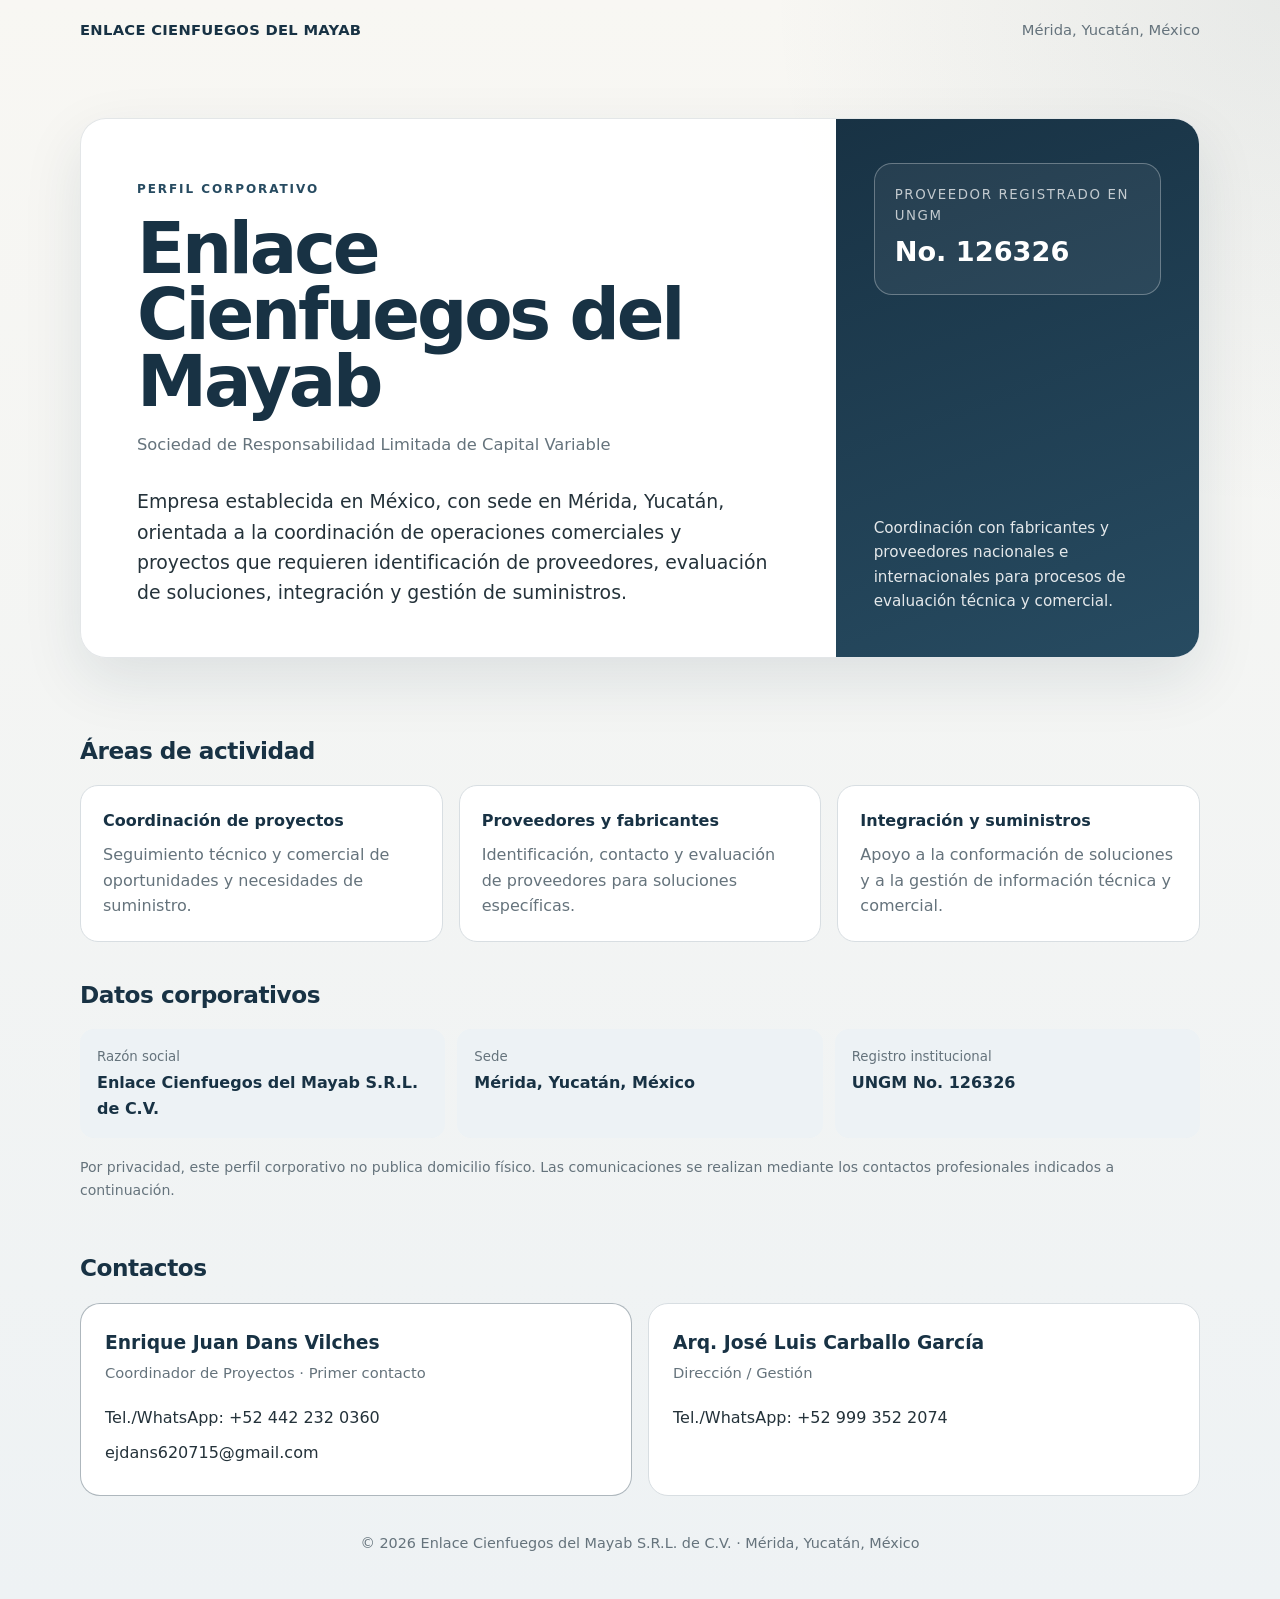
<file: ENLACE/index.html>
<!doctype html>
<html lang="es">
<head>
  <meta charset="utf-8">
  <meta name="viewport" content="width=device-width, initial-scale=1">
  <title>Enlace Cienfuegos del Mayab S.R.L. de C.V. | Mérida, Yucatán, México</title>
  <meta name="description" content="Enlace Cienfuegos del Mayab S.R.L. de C.V., empresa con sede en Mérida, Yucatán, México. Coordinación de proyectos, operaciones comerciales, identificación de proveedores, gestión de suministros e integración de soluciones. Proveedor registrado en UNGM No. 126326.">
  <meta name="robots" content="index,follow">
  <meta name="author" content="Enlace Cienfuegos del Mayab S.R.L. de C.V.">
  <meta property="og:type" content="website">
  <meta property="og:title" content="Enlace Cienfuegos del Mayab S.R.L. de C.V.">
  <meta property="og:description" content="Coordinación de proyectos y operaciones comerciales desde Mérida, Yucatán, México. Proveedor registrado en UNGM No. 126326.">
  <meta property="og:locale" content="es_MX">
  <meta name="theme-color" content="#183244">

  <script type="application/ld+json">
  {
    "@context": "https://schema.org",
    "@type": "Organization",
    "name": "Enlace Cienfuegos del Mayab S.R.L. de C.V.",
    "legalName": "Enlace Cienfuegos del Mayab, Sociedad de Responsabilidad Limitada de Capital Variable",
    "description": "Empresa con sede en Mérida, Yucatán, México, orientada a la coordinación de operaciones comerciales y proyectos, identificación de proveedores, evaluación de soluciones, gestión de suministros e integración.",
    "areaServed": "MX",
    "address": {
      "@type": "PostalAddress",
      "addressLocality": "Mérida",
      "addressRegion": "Yucatán",
      "addressCountry": "MX"
    },
    "contactPoint": [
      {
        "@type": "ContactPoint",
        "name": "Enrique Juan Dans Vilches",
        "contactType": "Coordinador de Proyectos",
        "telephone": "+52-442-232-0360",
        "email": "ejdans620715@gmail.com",
        "availableLanguage": ["Spanish"]
      },
      {
        "@type": "ContactPoint",
        "name": "Arq. José Luis Carballo García",
        "contactType": "Dirección / Gestión",
        "telephone": "+52-999-352-2074",
        "availableLanguage": ["Spanish"]
      }
    ]
  }
  </script>

  <style>
    :root{
      --ink:#183244;
      --ink2:#274b61;
      --paper:#f5f2ea;
      --white:#ffffff;
      --line:#d8dee2;
      --soft:#edf2f5;
      --text:#24323a;
      --muted:#65737c;
    }
    *{box-sizing:border-box}
    html{scroll-behavior:smooth}
    body{
      margin:0;
      font-family: Inter, ui-sans-serif, system-ui, -apple-system, BlinkMacSystemFont, "Segoe UI", sans-serif;
      color:var(--text);
      background:
        radial-gradient(circle at top right, rgba(39,75,97,.08), transparent 32rem),
        linear-gradient(180deg,#f8f7f3 0%, #eef2f4 100%);
      line-height:1.6;
    }
    a{color:inherit}
    .wrap{width:min(1120px, calc(100% - 32px)); margin:auto}
    .topbar{
      padding:18px 0;
      color:var(--ink);
      font-size:.92rem;
    }
    .topbar .wrap{
      display:flex; justify-content:space-between; align-items:center; gap:18px;
    }
    .brand-mini{font-weight:750; letter-spacing:.02em}
    .location{color:var(--muted)}
    .hero{padding:58px 0 40px}
    .sheet{
      background:rgba(255,255,255,.93);
      border:1px solid rgba(24,50,68,.12);
      border-radius:26px;
      box-shadow:0 22px 60px rgba(24,50,68,.10);
      overflow:hidden;
    }
    .hero-grid{
      display:grid;
      grid-template-columns:1.35fr .65fr;
      gap:0;
    }
    .hero-main{padding:56px 56px 50px}
    .hero-side{
      padding:44px 38px;
      background:linear-gradient(160deg,var(--ink),var(--ink2));
      color:white;
      display:flex;
      flex-direction:column;
      justify-content:space-between;
      min-height:100%;
    }
    .eyebrow{
      display:inline-block;
      text-transform:uppercase;
      letter-spacing:.16em;
      font-weight:800;
      font-size:.75rem;
      color:var(--ink2);
      margin-bottom:14px;
    }
    h1{
      margin:.05em 0 .25em;
      color:var(--ink);
      font-size:clamp(2.35rem, 5.5vw, 5rem);
      line-height:.94;
      letter-spacing:-.045em;
      max-width:850px;
    }
    .legal{
      color:var(--muted);
      font-size:1.02rem;
      margin:0 0 28px;
      max-width:760px;
    }
    .lead{
      font-size:1.18rem;
      max-width:760px;
      margin:0;
    }
    .ungm{
      border:1px solid rgba(255,255,255,.3);
      border-radius:18px;
      padding:20px;
      margin-bottom:34px;
      background:rgba(255,255,255,.06);
    }
    .ungm small{
      display:block;
      text-transform:uppercase;
      letter-spacing:.12em;
      opacity:.72;
      margin-bottom:4px;
    }
    .ungm strong{font-size:1.7rem}
    .side-note{font-size:.95rem; opacity:.88}
    .section{padding:34px 0 0}
    .section h2{
      margin:0 0 16px;
      color:var(--ink);
      font-size:1.45rem;
      letter-spacing:-.02em;
    }
    .cards{
      display:grid;
      grid-template-columns:repeat(3,1fr);
      gap:16px;
    }
    .card{
      background:white;
      border:1px solid var(--line);
      border-radius:18px;
      padding:22px;
      min-height:150px;
    }
    .card h3{
      margin:0 0 8px;
      color:var(--ink);
      font-size:1rem;
    }
    .card p{margin:0;color:var(--muted)}
    .profile{
      display:grid;
      grid-template-columns:1fr 1fr;
      gap:16px;
    }
    .contact{
      background:white;
      border:1px solid var(--line);
      border-radius:20px;
      padding:24px;
    }
    .contact.primary{border-color:rgba(24,50,68,.35)}
    .contact .role{
      color:var(--muted);
      font-size:.92rem;
      margin:.2rem 0 1rem;
    }
    .contact h3{margin:0;color:var(--ink);font-size:1.17rem}
    .contact a{
      display:block;
      text-decoration:none;
      padding:.3rem 0;
    }
    .contact a:hover{text-decoration:underline}
    .facts{
      margin-top:16px;
      display:grid;
      grid-template-columns:repeat(3,1fr);
      gap:12px;
    }
    .fact{
      background:var(--soft);
      border-radius:14px;
      padding:17px;
    }
    .fact small{display:block;color:var(--muted);margin-bottom:3px}
    .fact strong{color:var(--ink)}
    footer{
      padding:36px 0 44px;
      color:var(--muted);
      font-size:.9rem;
      text-align:center;
    }
    .notice{
      margin-top:18px;
      color:var(--muted);
      font-size:.88rem;
    }
    @media (max-width:820px){
      .hero-grid,.profile{grid-template-columns:1fr}
      .hero-main{padding:38px 26px 34px}
      .hero-side{padding:28px 26px}
      .cards,.facts{grid-template-columns:1fr}
      .topbar .wrap{align-items:flex-start; flex-direction:column; gap:3px}
      .hero{padding-top:22px}
    }
  </style>
</head>
<body>
  <div class="topbar">
    <div class="wrap">
      <div class="brand-mini">ENLACE CIENFUEGOS DEL MAYAB</div>
      <div class="location">Mérida, Yucatán, México</div>
    </div>
  </div>

  <main class="wrap">
    <section class="hero">
      <div class="sheet hero-grid">
        <div class="hero-main">
          <span class="eyebrow">Perfil corporativo</span>
          <h1>Enlace Cienfuegos del Mayab</h1>
          <p class="legal">Sociedad de Responsabilidad Limitada de Capital Variable</p>
          <p class="lead">
            Empresa establecida en México, con sede en Mérida, Yucatán, orientada a la coordinación
            de operaciones comerciales y proyectos que requieren identificación de proveedores,
            evaluación de soluciones, integración y gestión de suministros.
          </p>
        </div>

        <aside class="hero-side">
          <div class="ungm">
            <small>Proveedor registrado en UNGM</small>
            <strong>No. 126326</strong>
          </div>
          <div class="side-note">
            Coordinación con fabricantes y proveedores nacionales e internacionales para procesos
            de evaluación técnica y comercial.
          </div>
        </aside>
      </div>
    </section>

    <section class="section">
      <h2>Áreas de actividad</h2>
      <div class="cards">
        <article class="card">
          <h3>Coordinación de proyectos</h3>
          <p>Seguimiento técnico y comercial de oportunidades y necesidades de suministro.</p>
        </article>
        <article class="card">
          <h3>Proveedores y fabricantes</h3>
          <p>Identificación, contacto y evaluación de proveedores para soluciones específicas.</p>
        </article>
        <article class="card">
          <h3>Integración y suministros</h3>
          <p>Apoyo a la conformación de soluciones y a la gestión de información técnica y comercial.</p>
        </article>
      </div>
    </section>

    <section class="section">
      <h2>Datos corporativos</h2>
      <div class="facts">
        <div class="fact">
          <small>Razón social</small>
          <strong>Enlace Cienfuegos del Mayab S.R.L. de C.V.</strong>
        </div>
        <div class="fact">
          <small>Sede</small>
          <strong>Mérida, Yucatán, México</strong>
        </div>
        <div class="fact">
          <small>Registro institucional</small>
          <strong>UNGM No. 126326</strong>
        </div>
      </div>
      <p class="notice">
        Por privacidad, este perfil corporativo no publica domicilio físico. Las comunicaciones
        se realizan mediante los contactos profesionales indicados a continuación.
      </p>
    </section>

    <section class="section">
      <h2>Contactos</h2>
      <div class="profile">
        <article class="contact primary">
          <h3>Enrique Juan Dans Vilches</h3>
          <div class="role">Coordinador de Proyectos · Primer contacto</div>
          <a href="tel:+524422320360">Tel./WhatsApp: +52 442 232 0360</a>
          <a href="mailto:ejdans620715@gmail.com">ejdans620715@gmail.com</a>
        </article>
        <article class="contact">
          <h3>Arq. José Luis Carballo García</h3>
          <div class="role">Dirección / Gestión</div>
          <a href="tel:+529993522074">Tel./WhatsApp: +52 999 352 2074</a>
        </article>
      </div>
    </section>
  </main>

  <footer>
    <div class="wrap">
      © 2026 Enlace Cienfuegos del Mayab S.R.L. de C.V. · Mérida, Yucatán, México
    </div>
  </footer>
</body>
</html>
</file>
<file: style.css>
/* ============================================================
   JAENDA — Hoja de estilos
   ============================================================ */

:root {
  --bg: #f4f3ef;
  --bg-soft: #ffffff;
  --line: #e5e2da;
  --text: #17171b;
  --text-dim: #5b5966;
  --accent: #c9922e;
  --accent-soft: rgba(217, 164, 65, 0.22);
  --coral: #ff6d5a;
  --coral-soft: rgba(255, 109, 90, 0.26);
  --teal: #12b89c;
  --teal-soft: rgba(57, 213, 184, 0.26);
  --violet: #8f5bf7;
  --violet-soft: rgba(176, 123, 255, 0.26);
  --grad: linear-gradient(120deg, #c9922e, #e7b14a 50%, #c9922e);
  --radius: 14px;
  --font-display: "Space Grotesk", "Arial Black", sans-serif;
  --font-body: "Inter", Arial, sans-serif;
}

* {
  box-sizing: border-box;
  margin: 0;
  padding: 0;
}

html {
  scroll-behavior: smooth;
}

body {
  font-family: var(--font-body);
  background: var(--bg);
  color: var(--text);
  line-height: 1.6;
  -webkit-font-smoothing: antialiased;
  overflow-x: hidden;
}

a {
  color: inherit;
  text-decoration: none;
}

img {
  max-width: 100%;
  display: block;
}

::selection {
  background: var(--accent);
  color: #0a0a0a;
}

/* Scrollbar */
::-webkit-scrollbar { width: 10px; }
::-webkit-scrollbar-track { background: var(--bg); }
::-webkit-scrollbar-thumb { background: #c6c3bb; border-radius: 5px; }
::-webkit-scrollbar-thumb:hover { background: var(--accent); }

.container {
  width: 92%;
  max-width: 1180px;
  margin: auto;
}

/* =========================
   UTILIDADES
   ========================= */

.section-tag {
  display: inline-flex;
  align-items: center;
  gap: 10px;
  text-transform: uppercase;
  letter-spacing: 3px;
  font-size: 12px;
  font-weight: 600;
  background: var(--grad);
  -webkit-background-clip: text;
  background-clip: text;
  color: transparent;
  margin-bottom: 22px;
}

.section-tag::before {
  content: "";
  width: 26px;
  height: 2px;
  background: var(--grad);
  -webkit-mask: linear-gradient(90deg, #000, transparent);
          mask: linear-gradient(90deg, #000, transparent);
}

h2 {
  font-family: var(--font-display);
  font-size: clamp(34px, 5.4vw, 60px);
  line-height: 1.04;
  letter-spacing: -2.5px;
  margin-bottom: 40px;
}

.lead {
  font-size: clamp(17px, 2.2vw, 21px);
  color: var(--text-dim);
  max-width: 760px;
}

section {
  padding: 110px 0;
  border-top: 1px solid var(--line);
}

/* =========================
   REVELADO AL HACER SCROLL
   ========================= */

.reveal {
  opacity: 0;
  transform: translateY(26px);
  transition: opacity 0.7s ease, transform 0.7s cubic-bezier(0.22, 1, 0.36, 1);
}

.reveal.in {
  opacity: 1;
  transform: none;
}

@media (prefers-reduced-motion: reduce) {
  .reveal { opacity: 1; transform: none; transition: none; }
  html { scroll-behavior: auto; }
}

/* =========================
   NAVEGACIÓN
   ========================= */

header {
  position: sticky;
  top: 0;
  z-index: 50;
  background: rgba(244, 243, 239, 0.78);
  border-bottom: 1px solid var(--line);
}

nav {
  display: flex;
  justify-content: space-between;
  align-items: center;
  height: 72px;
}

.logo {
  font-family: var(--font-display);
  font-weight: 700;
  font-size: 21px;
  letter-spacing: 5px;
}

.menu {
  display: flex;
  gap: 30px;
}

.menu a {
  font-size: 14px;
  font-weight: 500;
  color: var(--text-dim);
  position: relative;
  padding: 6px 0;
  transition: color 0.2s ease;
}

.menu a::after {
  content: "";
  position: absolute;
  left: 0;
  bottom: 0;
  width: 0;
  height: 1px;
  background: var(--accent);
  transition: width 0.25s ease;
}

.menu a:hover { color: var(--text); }
.menu a:hover::after { width: 100%; }

/* Menú hamburguesa (todas las pantallas) */
.burger {
  display: block;
  background: none;
  border: none;
  cursor: pointer;
  width: 40px;
  height: 40px;
  position: relative;
  z-index: 60;
}

.burger span {
  display: block;
  width: 24px;
  height: 2px;
  background: var(--text);
  margin: 5px auto;
  transition: transform 0.3s ease, opacity 0.3s ease;
}

/* Menú desplegable a pantalla completa (todas las pantallas) */
.menu {
  position: fixed;
  inset: 0;
  z-index: 5;
  flex-direction: column;
  justify-content: center;
  align-items: center;
  gap: 28px;
  background: rgba(248, 247, 243, 0.97);
  opacity: 0;
  pointer-events: none;
  transition: opacity 0.3s ease;
}

.menu::before {
  content: "JAENDA";
  position: absolute;
  top: 50%;
  left: 50%;
  transform: translate(-50%, -50%);
  font-family: var(--font-display);
  font-size: clamp(120px, 22vw, 360px);
  font-weight: 700;
  letter-spacing: 0.06em;
  color: transparent;
  background: linear-gradient(180deg, rgba(193, 146, 46, 0.12), rgba(193, 146, 46, 0.02));
  -webkit-background-clip: text;
  background-clip: text;
  pointer-events: none;
  z-index: 0;
}

.menu::after {
  content: "Oportunidades que encuentran a quienes las hacen posibles";
  position: absolute;
  bottom: 44px;
  left: 50%;
  transform: translateX(-50%);
  width: min(420px, 80%);
  text-align: center;
  font-size: 12px;
  letter-spacing: 0.18em;
  text-transform: uppercase;
  color: rgba(91, 89, 102, 0.55);
  pointer-events: none;
  z-index: 0;
}

.menu a { font-size: 24px; position: relative; z-index: 1; }

.menu.open { opacity: 1; pointer-events: auto; }

.burger.open span:nth-child(1) { transform: translateY(7px) rotate(45deg); }
.burger.open span:nth-child(2) { opacity: 0; }
.burger.open span:nth-child(3) { transform: translateY(-7px) rotate(-45deg); }

/* =========================
   HERO
   ========================= */

.hero {
  min-height: 92vh;
  display: flex;
  flex-direction: column;
  justify-content: center;
  padding: 90px 0 0;
  border-top: none;
  position: relative;
  overflow: hidden;
}

.hero-foto {
  position: absolute;
  inset: 0;
  z-index: 0;
  background-size: cover;
  background-position: center;
  opacity: 0;
  transition: opacity 1.4s ease;
  pointer-events: none;
}

.hero-foto.lista {
  opacity: 1;
  background-size: cover;
  background-position: center;
  background-image:
    linear-gradient(180deg, rgba(8, 8, 12, 0.18), rgba(8, 8, 12, 0.30) 45%, rgba(8, 8, 12, 0.58)),
    var(--hero-foto-url, none);
}

.hero-foto.lista::after {
  content: "";
  position: absolute;
  inset: 0;
  background: radial-gradient(circle at 70% 20%, rgba(233, 196, 106, 0.10), transparent 55%);
}

#hero-canvas {
  position: absolute;
  inset: 0;
  width: 100%;
  height: 100%;
  z-index: 0;
  pointer-events: none;
}

/* Auroras animadas de color */
.aurora {
  position: absolute;
  width: 520px;
  height: 520px;
  border-radius: 50%;
  filter: blur(70px);
  opacity: 0.85;
  z-index: 0;
  pointer-events: none;
  will-change: transform;
  mix-blend-mode: screen;
}

.aurora-a {
  top: -26%;
  left: -12%;
  background: radial-gradient(circle, var(--coral-soft), transparent 65%);
  animation: flotar 22s ease-in-out infinite alternate;
}

.aurora-b {
  bottom: -30%;
  right: -14%;
  background: radial-gradient(circle, var(--violet-soft), transparent 60%);
  animation: flotar 26s ease-in-out infinite alternate-reverse;
}

.aurora-c {
  top: 28%;
  left: 55%;
  width: 420px;
  height: 420px;
  background: radial-gradient(circle, var(--teal-soft), transparent 65%);
  animation: flotar 30s ease-in-out infinite alternate;
}

@keyframes flotar {
  0%   { transform: translate3d(0, 0, 0) scale(1); }
  50%  { transform: translate3d(40px, -30px, 0) scale(1.15); }
  100% { transform: translate3d(-30px, 30px, 0) scale(0.95); }
}

@media (prefers-reduced-motion: reduce) {
  .aurora { animation: none; opacity: 0.35; }
}

.hero-inner {
  position: relative;
  z-index: 1;
  will-change: transform;
  flex: 1;
  display: flex;
  flex-direction: column;
  justify-content: center;
  width: 100%;
}

.hero-inner .container { position: relative; z-index: 2; }

/* Palabras flotantes de fondo (vida en el hero) */
.wv {
  position: absolute;
  inset: 0;
  overflow: hidden;
  pointer-events: none;
  z-index: 1;
}

.wv span {
  position: absolute;
  font-family: var(--font-display);
  font-size: 15px;
  font-weight: 700;
  letter-spacing: 3px;
  text-transform: uppercase;
  color: rgba(255, 255, 255, 0.45);
  text-shadow: 0 0 20px rgba(233, 196, 106, 0.4);
  animation: flotarPalabra linear infinite;
  opacity: 0;
  white-space: nowrap;
}

@keyframes flotarPalabra {
  0%   { transform: translateY(48vh) rotate(-4deg); opacity: 0; }
  12%  { opacity: 0.85; }
  78%  { opacity: 0.5; }
  100% { transform: translateY(-16vh) rotate(5deg); opacity: 0; }
}

@media (prefers-reduced-motion: reduce) { .wv { display: none; } }

/* Cinta del futuro al pie del hero */
.cinta {
  position: static;
  width: 100%;
  flex-shrink: 0;
  margin-top: auto;
  padding: 14px 0;
  background: linear-gradient(90deg, rgba(233, 196, 106, 0.10), rgba(8, 8, 12, 0.55) 30%, rgba(8, 8, 12, 0.55) 70%, rgba(255, 109, 90, 0.12));
  border-top: 1px solid rgba(233, 196, 106, 0.35);
  overflow: hidden;
  backdrop-filter: blur(8px);
}

.cinta-track {
  display: flex;
  gap: 30px;
  align-items: center;
  width: max-content;
  white-space: nowrap;
  animation: cintaMov 32s linear infinite;
}

.cinta-track span {
  font-size: 12px;
  font-weight: 700;
  letter-spacing: 2.5px;
  text-transform: uppercase;
  color: rgba(255, 255, 255, 0.95);
  text-shadow: 0 0 14px rgba(233, 196, 106, 0.35);
}

.cinta-track i {
  color: var(--accent);
  font-style: normal;
  font-size: 10px;
  text-shadow: 0 0 10px rgba(255, 217, 122, 0.8);
}

@keyframes cintaMov { to { transform: translateX(-50%); } }

@media (prefers-reduced-motion: reduce) {
  .cinta-track { animation: none; flex-wrap: wrap; justify-content: center; }
}

.hero-title-fx {
  will-change: transform;
}

@media (prefers-reduced-motion: reduce) {
  #hero-canvas { display: none; }
  .hero-inner, .hero-title-fx { transform: none !important; }
}

.hero::before {
  content: "";
  position: absolute;
  top: -30%;
  right: -10%;
  width: 640px;
  height: 640px;
  background: radial-gradient(circle, var(--accent-soft), transparent 65%);
  pointer-events: none;
}

.eyebrow {
  text-transform: uppercase;
  letter-spacing: 4px;
  font-size: 13px;
  font-weight: 600;
  background: var(--grad);
  -webkit-background-clip: text;
  background-clip: text;
  color: transparent;
  margin-bottom: 28px;
}

.hero h1 {
  font-family: var(--font-display);
  font-size: clamp(54px, 11vw, 128px);
  line-height: 0.9;
  letter-spacing: -4px;
  font-weight: 700;
  margin-bottom: 36px;
  display: flex;
  align-items: center;
  flex-wrap: wrap;
  gap: 8px 26px;
}

.hero h1 .jlogo {
  display: inline-flex;
  flex: 0 0 auto;
}
.hero h1 .jlogo img {
  width: clamp(88px, 11vw, 128px);
  height: auto;
  filter: drop-shadow(0 8px 26px rgba(233, 196, 106, 0.5));
}
.hero h1 .jnombre {
  letter-spacing: -4px;
  background: linear-gradient(92deg, #ffffff 15%, #f2d489 42%, #d5a343 70%, #ffffff 95%);
  -webkit-background-clip: text;
  background-clip: text;
  color: transparent;
  filter: drop-shadow(0 2px 22px rgba(193, 146, 46, 0.35));
}
.hero h1 .thin { flex-basis: 100%; }

.hero h1 .thin {
  display: block;
  font-weight: 400;
  color: var(--text);
}

.hero h1 .accent {
  background: var(--grad);
  -webkit-background-clip: text;
  background-clip: text;
  color: transparent;
}

.hero-text {
  max-width: 700px;
  font-size: clamp(17px, 2.3vw, 22px);
  color: var(--text-dim);
  margin-bottom: 40px;
}

.buttons {
  display: flex;
  gap: 14px;
  flex-wrap: wrap;
}

.btn {
  display: inline-flex;
  align-items: center;
  gap: 10px;
  padding: 15px 28px;
  border: 1px solid var(--line);
  border-radius: 999px;
  font-weight: 600;
  font-size: 14px;
  letter-spacing: 0.5px;
  transition: all 0.25s ease;
}

.btn:hover { border-color: var(--text); transform: translateY(-2px); }

.btn.gold {
  background: var(--grad);
  color: #121217;
  border-color: transparent;
  box-shadow: 0 10px 34px rgba(217, 164, 65, 0.28);
}

.btn.gold:hover {
  border-color: transparent;
  box-shadow: 0 14px 44px rgba(255, 109, 90, 0.38);
}

.btn.ghost:hover { background: rgba(23, 23, 27, 0.05); }

/* Botones del hero: fondo translúcido para que se lean sobre la foto */
.hero .btn {
  border-color: rgba(255, 255, 255, 0.45);
  color: #ffffff;
  background: rgba(8, 8, 12, 0.38);
  backdrop-filter: blur(5px);
}

.hero .btn.ghost:hover { background: rgba(8, 8, 12, 0.55); }

.hero .btn.gold { background: var(--grad); color: #121217; border-color: transparent; backdrop-filter: none; }

/* -------- Índice de acceso rápido -------- */

.quick {
  margin-top: 42px;
}

.quick-label {
  font-size: 11px;
  font-weight: 600;
  letter-spacing: 2.5px;
  text-transform: uppercase;
  color: var(--text-dim);
  margin-bottom: 14px;
}

.quick-links {
  display: flex;
  flex-wrap: wrap;
  gap: 10px;
}

.quick-links a {
  position: relative;
  overflow: hidden;
  display: inline-flex;
  align-items: center;
  gap: 10px;
  padding: 13px 22px;
  border-radius: 999px;
  border: 1px solid rgba(255, 255, 255, 0.22);
  font-size: 14px;
  font-weight: 700;
  letter-spacing: 0.3px;
  color: #111117;
  background: linear-gradient(120deg, #e7b14a, #c9922e);
  box-shadow: 0 10px 30px rgba(193, 146, 46, 0.38);
  transition: transform 0.25s cubic-bezier(0.22, 1, 0.36, 1), box-shadow 0.25s ease, border-color 0.25s ease;
}

.quick-links .qn, .quick-links .qo, .quick-links .qr, .quick-links .qe { background: linear-gradient(120deg, #e7b14a, #c9922e); box-shadow: 0 10px 30px rgba(193, 146, 46, 0.38); }

.quick-links a::before {
  content: "";
  position: absolute;
  top: 0;
  left: -60%;
  width: 45%;
  height: 100%;
  background: linear-gradient(100deg, transparent, rgba(255, 255, 255, 0.55), transparent);
  transform: skewX(-20deg);
  animation: brillo 2.8s ease-in-out infinite;
}

.quick-links a:hover {
  transform: translateY(-4px) scale(1.04);
  border-color: rgba(255, 255, 255, 0.5);
}

.quick-links .qn:hover { box-shadow: 0 18px 46px rgba(255, 109, 90, 0.58); }
.quick-links .qo:hover { box-shadow: 0 18px 46px rgba(176, 123, 255, 0.6); }
.quick-links .qr:hover { box-shadow: 0 18px 46px rgba(57, 213, 184, 0.55); }
.quick-links .qe:hover { box-shadow: 0 18px 46px rgba(217, 164, 65, 0.55); }

.quick-links .qi {
  position: relative;
  z-index: 1;
  width: 9px;
  height: 9px;
  border-radius: 50%;
  flex-shrink: 0;
  animation: pulso 1.6s ease-in-out infinite;
}

.qi-a { background: #7a2b1e; box-shadow: 0 0 12px rgba(255, 255, 255, 0.7); }
.qi-b { background: #5b2b7a; box-shadow: 0 0 12px rgba(255, 255, 255, 0.7); }
.qi-c { background: #7a5c12; box-shadow: 0 0 12px rgba(255, 255, 255, 0.7); }
.qi-d { background: #12644f; box-shadow: 0 0 12px rgba(255, 255, 255, 0.7); }

@keyframes brillo {
  0% { left: -60%; }
  55%, 100% { left: 140%; }
}

@keyframes pulso {
  0%, 100% { transform: scale(1); opacity: 1; }
  50% { transform: scale(0.6); opacity: 0.75; }
}

@media (prefers-reduced-motion: reduce) {
  .quick-links a::before { animation: none; }
  .quick-links .qi { animation: none; }
}

@media (max-width: 560px) {
  .quick-links a { font-size: 13px; padding: 11px 16px; }
}

/* =========================
   INTRO
   ========================= */

/* =========================
   PROYECTOS
   ========================= */

.projects {
  display: grid;
  grid-template-columns: repeat(3, 1fr);
  gap: 22px;
}

.project {
  background: var(--bg-soft);
  border: 1px solid var(--line);
  border-radius: var(--radius);
  overflow: hidden;
  display: flex;
  flex-direction: column;
  transition: transform 0.3s cubic-bezier(0.22, 1, 0.36, 1), border-color 0.3s ease, box-shadow 0.3s ease;
}

.project.acc-0 { border-top: 3px solid var(--coral); }
.project.acc-1 { border-top: 3px solid var(--teal); }
.project.acc-2 { border-top: 3px solid var(--violet); }
.project.acc-3 { border-top: 3px solid var(--accent); }

.project.acc-0 .project-meta { color: var(--coral); }
.project.acc-1 .project-meta { color: var(--teal); }
.project.acc-2 .project-meta { color: var(--violet); }
.project.acc-3 .project-meta { color: var(--accent); }

.project:hover {
  transform: translateY(-6px);
  border-color: #c9c6bd;
  box-shadow: 0 24px 50px rgba(15, 15, 20, 0.16);
}

.project-media {
  position: relative;
  height: 230px;
  overflow: hidden;
}

.project-media img {
  width: 100%;
  height: 100%;
  object-fit: cover;
  transition: transform 0.6s ease;
}

.project:hover .project-media img { transform: scale(1.05); }

.project-media .ph {
  width: 100%;
  height: 100%;
  display: flex;
  align-items: center;
  justify-content: center;
  font-family: var(--font-display);
  font-size: 20px;
  font-weight: 700;
  letter-spacing: 3px;
  position: relative;
}

/* Botón de estado */
.status {
  position: absolute;
  top: 14px;
  left: 14px;
  z-index: 2;
  font-size: 11px;
  font-weight: 700;
  letter-spacing: 1.5px;
  text-transform: uppercase;
  padding: 7px 13px;
  border-radius: 999px;
  background: rgba(12, 12, 16, 0.72);
  backdrop-filter: blur(8px);
}

.status.completado,
.status.en-operacion { color: #7ce9a6; border: 1px solid rgba(124, 233, 166, 0.4); }
.status.en-desarrollo { color: #ffd166; border: 1px solid rgba(255, 209, 102, 0.4); }
.status.proximamente { color: #d4b6ff; border: 1px solid rgba(212, 182, 255, 0.45); }

.project-body {
  padding: 26px;
  display: flex;
  flex-direction: column;
  flex: 1;
}

.project-meta {
  font-size: 11px;
  font-weight: 600;
  letter-spacing: 2px;
  text-transform: uppercase;
  color: var(--accent);
  margin-bottom: 14px;
}

.project-body h3 {
  font-family: var(--font-display);
  font-size: 23px;
  letter-spacing: -0.5px;
  margin-bottom: 12px;
}

.project-body p {
  font-size: 15px;
  color: var(--text-dim);
  flex: 1;
}

.tags {
  display: flex;
  flex-wrap: wrap;
  gap: 8px;
  margin: 18px 0 0;
}

.tag {
  font-size: 12px;
  color: var(--text-dim);
  border: 1px solid var(--line);
  padding: 5px 12px;
  border-radius: 999px;
}

.project-link {
  display: inline-flex;
  align-items: center;
  gap: 8px;
  margin-top: 20px;
  font-weight: 600;
  font-size: 13px;
  letter-spacing: 0.5px;
  color: var(--text);
  transition: color 0.2s ease;
}

.project-link svg { transition: transform 0.2s ease; }

.project-link:hover { color: var(--accent); }
.project-link:hover svg { transform: translateX(4px); }

.project-link.muted { color: var(--text-dim); cursor: default; }
.project-link.muted:hover { color: var(--text-dim); }

/* =========================
   SERVICIOS
   ========================= */

.services {
  display: grid;
  grid-template-columns: repeat(2, 1fr);
  gap: 1px;
  background: var(--line);
  border: 1px solid var(--line);
  border-radius: var(--radius);
  overflow: hidden;
}

.service {
  background: var(--bg-soft);
  padding: 40px;
  min-height: 220px;
  transition: background 0.25s ease;
}

.service:hover { background: #faf9f6; }

.service-num {
  font-family: var(--font-display);
  font-size: 13px;
  color: var(--accent);
  letter-spacing: 2px;
}

.service h3 {
  font-family: var(--font-display);
  font-size: 23px;
  margin: 18px 0 12px;
}

.service p { color: var(--text-dim); font-size: 15px; }

.service:nth-child(1) .service-num { color: var(--accent); }
.service:nth-child(2) .service-num { color: var(--coral); }
.service:nth-child(3) .service-num { color: var(--teal); }
.service:nth-child(4) .service-num { color: var(--violet); }

/* =========================
   MÉTODO
   ========================= */

.steps {
  display: grid;
  grid-template-columns: repeat(5, 1fr);
  gap: 22px;
}

.step {
  border-top: 2px solid var(--line);
  padding-top: 20px;
  transition: border-color 0.25s ease;
}

.step:hover { border-color: var(--accent); }

.step:nth-child(1) { border-color: var(--coral); }
.step:nth-child(2) { border-color: var(--teal); }
.step:nth-child(3) { border-color: var(--violet); }
.step:nth-child(4) { border-color: var(--accent); }
.step:nth-child(5) { border-color: var(--coral); }
.step:nth-child(1) .n, .step:nth-child(5) .n { color: var(--coral); }
.step:nth-child(2) .n { color: var(--teal); }
.step:nth-child(3) .n { color: var(--violet); }
.step:nth-child(4) .n { color: var(--accent); }

.step .n {
  font-family: var(--font-display);
  font-size: 12px;
  letter-spacing: 2px;
  color: var(--accent);
}

.step h3 {
  font-family: var(--font-display);
  font-size: 19px;
  margin: 14px 0 8px;
}

.step p { font-size: 14px; color: var(--text-dim); }

/* =========================
   UNIDAD INSIGNIA (ENLACE)
   ========================= */

.flagship {
  background: linear-gradient(160deg, #fbfaf6, #f0eee6);
  border: 1px solid var(--line);
  border-radius: var(--radius);
  padding: clamp(40px, 6vw, 80px);
  position: relative;
  overflow: hidden;
}

.flagship::before {
  content: "";
  position: absolute;
  top: -30%;
  right: -10%;
  width: 480px;
  height: 480px;
  background: radial-gradient(circle, var(--accent-soft), transparent 60%);
  pointer-events: none;
}

.flagship-head {
  display: flex;
  justify-content: space-between;
  align-items: flex-end;
  gap: 26px;
  flex-wrap: wrap;
}

.flagship-head h2 { margin-bottom: 0; }

.flagship .mission {
  max-width: 800px;
  font-size: clamp(17px, 2.2vw, 21px);
  color: var(--text-dim);
  margin-top: 28px;
}

.pillars {
  display: grid;
  grid-template-columns: repeat(3, 1fr);
  gap: 22px;
  margin-top: 46px;
}

.pillar {
  border-top: 2px solid var(--line);
  padding-top: 18px;
  transition: border-color 0.25s ease, transform 0.25s ease;
}

.pillar:hover { transform: translateY(-3px); }

.pillar:nth-child(1) { border-color: var(--coral); }
.pillar:nth-child(2) { border-color: var(--teal); }
.pillar:nth-child(3) { border-color: var(--violet); }

.pillar .k {
  font-size: 11px;
  font-weight: 700;
  letter-spacing: 2px;
  text-transform: uppercase;
}

.pillar:nth-child(1) .k, .pillar:nth-child(1) .k { color: var(--coral); }
.pillar:nth-child(2) .k, .pillar:nth-child(2) .k { color: var(--teal); }
.pillar:nth-child(3) .k, .pillar:nth-child(3) .k { color: var(--violet); }

.pillar h4 {
  font-family: var(--font-display);
  font-size: 18px;
  margin: 12px 0 8px;
}

.pillar p { font-size: 14px; color: var(--text-dim); }

.flagship-cta {
  display: flex;
  gap: 14px;
  flex-wrap: wrap;
  margin-top: 46px;
}

.ficha {
  display: grid;
  grid-template-columns: repeat(4, 1fr);
  gap: 1px;
  background: var(--line);
  border: 1px solid var(--line);
  border-radius: var(--radius);
  overflow: hidden;
  margin-top: 42px;
}

.stat {
  background: var(--bg-soft);
  padding: 22px;
  display: flex;
  flex-direction: column;
  gap: 4px;
}

.stat .s-num {
  font-family: var(--font-display);
  font-size: clamp(22px, 2.6vw, 30px);
  font-weight: 700;
  background: var(--grad);
  -webkit-background-clip: text;
  background-clip: text;
  color: transparent;
}

.stat .s-k {
  font-size: 11px;
  letter-spacing: 1.5px;
  text-transform: uppercase;
  color: var(--text-dim);
}

.rels {
  margin-top: 26px;
  font-size: 15px;
  color: var(--text-dim);
}

.rels .rels-k {
  color: var(--text);
  font-weight: 600;
  margin-right: 6px;
}

/* -------- Oportunidades en curso -------- */

.opps-head {
  margin-top: 46px;
  display: flex;
  align-items: baseline;
  gap: 14px;
  flex-wrap: wrap;
}

.opps-head h3 { font-family: var(--font-display); font-size: 22px; }

.opps-sub {
  font-size: 12px;
  letter-spacing: 2px;
  text-transform: uppercase;
  color: var(--text-dim);
}

.opps { display: flex; flex-direction: column; gap: 12px; margin-top: 20px; }

.opp {
  display: flex;
  justify-content: space-between;
  align-items: center;
  gap: 20px;
  background: var(--bg-soft);
  border: 1px solid var(--line);
  border-radius: var(--radius);
  padding: 20px 22px;
  transition: border-color 0.25s ease, transform 0.25s ease;
}

.opp:hover { border-color: #c9c6bd; transform: translateY(-2px); }

.opp-left { flex: 1; }

.opp-titulo { font-family: var(--font-display); font-weight: 600; font-size: 17px; }

.opp-sector {
  font-size: 11px;
  font-weight: 700;
  letter-spacing: 1.5px;
  text-transform: uppercase;
  margin-top: 4px;
  color: var(--accent);
}

.opp p { font-size: 14px; color: var(--text-dim); margin-top: 8px; max-width: 640px; }

.opp-right { display: flex; flex-direction: column; align-items: flex-end; gap: 12px; flex-shrink: 0; }

.opp-btn { padding: 11px 18px; font-size: 13px; }

.estado-en-analisis { background: rgba(217, 164, 65, 0.2); color: #8a5b00; border: 1px solid rgba(217, 164, 65, 0.5); }
.estado-buscando-aliados { background: rgba(255, 109, 90, 0.18); color: #c73a26; border: 1px solid rgba(255, 109, 90, 0.5); }
.estado-en-licitacion { background: rgba(143, 91, 247, 0.16); color: #6a2bd8; border: 1px solid rgba(143, 91, 247, 0.45); }
.estado-adjudicado { background: rgba(74, 187, 111, 0.16); color: #1d7a41; border: 1px solid rgba(74, 187, 111, 0.45); }
.estado-en-ejecucion { background: rgba(57, 213, 184, 0.18); color: #0b8f7b; border: 1px solid rgba(57, 213, 184, 0.5); }

/* -------- Ofertas de suministro -------- */

.ofertas {
  display: grid;
  grid-template-columns: repeat(3, 1fr);
  gap: 22px;
  margin-top: 10px;
}

.oferta {
  background: var(--bg-soft);
  border: 1px solid var(--line);
  border-radius: var(--radius);
  overflow: hidden;
  transition: transform 0.3s cubic-bezier(0.22, 1, 0.36, 1), border-color 0.3s ease, box-shadow 0.3s ease;
}

.oferta.acc-0 { border-top: 3px solid var(--accent); }
.oferta.acc-1 { border-top: 3px solid var(--accent); }
.oferta.acc-2 { border-top: 3px solid var(--accent); }
.oferta.acc-3 { border-top: 3px solid var(--accent); }

.oferta:hover {
  transform: translateY(-6px);
  border-color: #c9c6bd;
  box-shadow: 0 24px 50px rgba(15, 15, 20, 0.16);
}

.oferta-media {
  position: relative;
  height: 136px;
  overflow: hidden;
}

.oferta-media .ph {
  width: 100%;
  height: 100%;
  display: flex;
  align-items: center;
  justify-content: center;
  font-family: var(--font-display);
  font-size: 22px;
  font-weight: 700;
  letter-spacing: 3px;
  transition: transform 0.35s ease;
}

.oferta-img:hover .ph { transform: scale(1.06); }

.ver-ficha {
  position: absolute;
  left: 50%;
  bottom: 12px;
  transform: translateX(-50%);
  z-index: 4;
  font-size: 11px;
  font-weight: 700;
  letter-spacing: 1.5px;
  text-transform: uppercase;
  color: #1d1d22;
  background: linear-gradient(135deg, #e7b14a, #c9922e);
  border-radius: 999px;
  padding: 8px 16px;
  box-shadow: 0 10px 22px rgba(193, 146, 46, 0.35);
  transition: transform 0.2s ease;
  white-space: nowrap;
}

.oferta-img:hover .ver-ficha { transform: translateX(-50%) scale(1.08); }
.oferta.pasada .ver-ficha { display: none; }

.oferta-media .status { top: 14px; left: 14px; }

.estado-en-transito { background: rgba(255, 109, 90, 0.18); color: #c73a26; border: 1px solid rgba(255, 109, 90, 0.5); }
.estado-en-bodega { background: rgba(57, 213, 184, 0.18); color: #0b8f7b; border: 1px solid rgba(57, 213, 184, 0.5); }
.estado-en-demanda { background: rgba(143, 91, 247, 0.16); color: #6a2bd8; border: 1px solid rgba(143, 91, 247, 0.45); }
.estado-agotado { background: rgba(18, 18, 22, 0.06); color: #6b6b76; border: 1px solid rgba(18, 18, 22, 0.18); }
.estado-caducada { background: rgba(18, 18, 22, 0.14); color: #8d8d98; border: 1px solid rgba(18, 18, 22, 0.28); }

.oferta.pasada {
  opacity: 0.6;
  filter: grayscale(0.8);
}

.oferta-fin {
  display: inline-flex;
  align-items: center;
  justify-content: center;
  padding: 8px 16px;
  border: 1px dashed var(--line);
  border-radius: 999px;
  font-size: 12px;
  font-weight: 600;
  color: var(--text-dim);
  letter-spacing: 0.4px;
}

.ofertas-historial {
  margin-top: 34px;
}

.ofertas-historial details {
  border: 1px solid var(--line);
  border-radius: var(--radius);
  background: var(--bg-soft);
  overflow: hidden;
}

.ofertas-historial summary {
  cursor: pointer;
  list-style: none;
  user-select: none;
  display: flex;
  align-items: center;
  justify-content: space-between;
  gap: 12px;
  padding: 16px 20px;
  font-family: var(--font-display);
  font-size: 17px;
  font-weight: 600;
  letter-spacing: -0.2px;
  transition: background 0.2s ease;
}

.ofertas-historial summary::-webkit-details-marker { display: none; }

.ofertas-historial summary::after {
  content: "▾";
  color: var(--accent);
  transition: transform 0.25s ease;
}

.ofertas-historial details[open] summary::after { transform: rotate(180deg); }

.ofertas-historial summary:hover { background: rgba(18, 18, 22, 0.03); }

.ofertas.pasadas { padding: 20px; display: grid; grid-template-columns: repeat(3, 1fr); gap: 22px; }

.oferta-body {
  padding: 18px;
  display: flex;
  flex-direction: column;
  gap: 10px;
  flex: 1;
}

.oferta-body h3 {
  font-family: var(--font-display);
  font-size: 17px;
  letter-spacing: -0.3px;
  line-height: 1.25;
}

.oferta-precio {
  align-self: flex-start;
  font-size: 12px;
  font-weight: 700;
  letter-spacing: 0.6px;
  text-transform: uppercase;
  color: #1d1d22;
  background: linear-gradient(135deg, #e7b14a, #c9922e);
  border-radius: 999px;
  padding: 6px 14px;
  white-space: nowrap;
}

.oferta-body > p {
  font-size: 14px;
  color: var(--text-dim);
  flex: 1;
}

.params {
  display: flex;
  flex-direction: column;
  gap: 8px;
  margin-top: 18px;
  padding: 14px 16px;
  background: rgba(18, 18, 22, 0.03);
  border: 1px solid var(--line);
  border-radius: 10px;
}

.param {
  display: flex;
  justify-content: space-between;
  gap: 14px;
  font-size: 13px;
}

.param .pk {
  font-size: 10px;
  font-weight: 700;
  letter-spacing: 1.5px;
  text-transform: uppercase;
  color: var(--text-dim);
}

.oferta-cta {
  display: flex;
  gap: 10px;
  flex-wrap: wrap;
  margin-top: 18px;
}

.oferta-cta .btn { padding: 12px 18px; font-size: 13px; }

/* -------- Red de aliados -------- */

.aliados {
  display: grid;
  grid-template-columns: 1fr 1fr;
  gap: 56px;
  align-items: start;
  background: var(--bg-soft);
  border: 1px solid var(--line);
  border-radius: var(--radius);
  padding: clamp(36px, 5vw, 64px);
}

.aliados h2 { margin-bottom: 22px; }

.aliados-copy > p { color: var(--text-dim); font-size: 17px; margin-bottom: 26px; }

.aliados-sectores { display: flex; flex-wrap: wrap; gap: 10px; }

.aliados-form { align-self: center; }

.needs-result {
  margin-top: 4px;
  padding: 14px 16px;
  border-radius: 10px;
  font-size: 15px;
  border: 1px solid var(--line);
  background: var(--bg-soft);
  color: var(--text);
  display: none;
}

.needs-result.ok {
  display: block;
  border-color: rgba(74, 187, 111, 0.45);
  background: rgba(74, 187, 111, 0.1);
  color: #1d7a41;
}

.needs-result.err {
  display: block;
  border-color: rgba(255, 109, 90, 0.5);
  background: rgba(255, 109, 90, 0.12);
  color: #c0392b;
}

.needs-result .codigo-grande {
  font-family: var(--font-display);
  font-size: 22px;
  font-weight: 700;
  letter-spacing: 1px;
  margin-top: 6px;
}

@media (max-width: 960px) {
  .aliados { grid-template-columns: 1fr; gap: 40px; }
}

@media (max-width: 820px) {
  .pillars { grid-template-columns: 1fr; }
  .ficha { grid-template-columns: repeat(2, 1fr); }
}

/* =========================
   CONTACTO
   ========================= */

.contact-grid {
  display: grid;
  grid-template-columns: 1.1fr 0.9fr;
  gap: 60px;
  align-items: start;
}

.contact-form { display: flex; flex-direction: column; gap: 18px; }

.contact-form label {
  font-size: 12px;
  font-weight: 600;
  letter-spacing: 1.5px;
  text-transform: uppercase;
  color: var(--text-dim);
  margin-bottom: 6px;
  display: block;
}

.contact-form input,
.contact-form textarea,
.contact-form select {
  width: 100%;
  background: var(--bg-soft);
  border: 1px solid var(--line);
  border-radius: 10px;
  color: var(--text);
  font-family: var(--font-body);
  font-size: 15px;
  padding: 14px 16px;
  transition: border-color 0.2s ease;
}

.contact-form select {
  appearance: none;
  -webkit-appearance: none;
  background-image: linear-gradient(45deg, transparent 50%, var(--accent) 50%), linear-gradient(135deg, var(--accent) 50%, transparent 50%);
  background-position: calc(100% - 20px) 50%, calc(100% - 15px) 50%;
  background-size: 5px 5px;
  background-repeat: no-repeat;
  cursor: pointer;
}

.contact-form select option { background: #ffffff; color: var(--text); }

.contact-form input:focus,
.contact-form textarea:focus,
.contact-form select:focus {
  outline: none;
  border-color: var(--accent);
}

.contact-form textarea { min-height: 150px; resize: vertical; }

.contact-aside p { color: var(--text-dim); font-size: 17px; margin-bottom: 28px; }

.contact-channels { display: flex; flex-direction: column; gap: 14px; }

.channel {
  display: flex;
  align-items: center;
  gap: 14px;
  padding: 16px 20px;
  border: 1px solid var(--line);
  border-radius: 12px;
  font-size: 15px;
  transition: all 0.25s ease;
}

.channel:hover { border-color: var(--accent); color: var(--accent); transform: translateX(4px); }

.channel svg { width: 20px; height: 20px; flex-shrink: 0; }

.note {
  margin-top: 22px;
  font-size: 12px;
  color: #666;
}

/* =========================
   FOOTER
   ========================= */

footer {
  border-top: 1px solid var(--line);
  padding: 34px 0;
}

.footer-content {
  display: flex;
  justify-content: space-between;
  align-items: center;
  gap: 16px;
  font-size: 13px;
  color: var(--text-dim);
}

.footer-content .wordmark { font-family: var(--font-display); letter-spacing: 3px; color: var(--text); }

.gestion-cta { margin-top: 22px; display: flex; align-items: center; gap: 14px; flex-wrap: wrap; }
.gestion-cta-note { font-size: 12px; color: var(--text-dim); }

/* -------- Vitrina y categorías de ofertas -------- */

.oferta-categorias {
  display: flex;
  flex-wrap: wrap;
  gap: 10px;
  margin: 26px 0 4px;
}

.chip {
  font: inherit;
  font-size: 13px;
  font-weight: 600;
  letter-spacing: 0.3px;
  color: var(--text);
  background: var(--bg-soft);
  border: 1.5px solid var(--line);
  border-radius: 999px;
  padding: 9px 18px;
  cursor: pointer;
  transition: all 0.18s ease;
}

.chip:hover { border-color: var(--accent); color: var(--accent); }

.chip.activo {
  color: #fff;
  background: linear-gradient(135deg, #e7b14a, #c9922e);
  border-color: transparent;
  box-shadow: 0 8px 20px rgba(201, 146, 46, 0.35);
}

.vitrina { position: relative; margin-top: 20px; }

.vitrina-pista {
  display: flex;
  gap: 18px;
  overflow-x: auto;
  scroll-snap-type: x mandatory;
  padding: 8px 2px 20px;
  scrollbar-width: none;
}

.vitrina-pista::-webkit-scrollbar { display: none; }

.vitrina-pista .oferta {
  flex: 0 1 clamp(210px, 22vw, 320px);
  scroll-snap-align: start;
}

.vitrina-nav {
  position: absolute;
  top: 38%;
  transform: translateY(-50%);
  z-index: 10;
  width: 46px;
  height: 46px;
  border-radius: 50%;
  font-size: 26px;
  line-height: 1;
  color: var(--text);
  background: var(--bg-soft);
  border: 1px solid var(--line);
  cursor: pointer;
  box-shadow: 0 10px 25px rgba(0, 0, 0, 0.15);
  transition: all 0.2s ease;
}

.vitrina-nav:hover { border-color: var(--accent); color: var(--accent); }

.vitrina-prev { left: -12px; }
.vitrina-next { right: -12px; }

.vitrina-pagina {
  text-align: center;
  font-size: 12px;
  font-weight: 600;
  color: var(--text-dim);
  margin: -4px 0 16px;
}

.vitrina-nav.inactivo { opacity: 0.35; cursor: default; }
.vitrina-nav.inactivo:hover { border-color: var(--line); color: var(--text); }

@media (max-width: 560px) {
  .vitrina-prev { left: -6px; }
  .vitrina-next { right: -6px; }
  .vitrina-pista { display: grid; grid-template-columns: repeat(2, 1fr); gap: 12px; overflow: visible; scroll-snap-type: none; }
  .vitrina-pista .oferta { flex: none; width: auto; }
}

/* -------- Búsqueda de ofertas -------- */

.oferta-busca {
  margin: 6px 0 8px;
  display: flex;
  align-items: center;
  gap: 14px;
  flex-wrap: wrap;
}

.oferta-busca input {
  flex: 1;
  min-width: 260px;
  max-width: 460px;
  font: inherit;
  font-size: 14px;
  color: var(--text);
  background: var(--bg-soft);
  border: 1.5px solid var(--line);
  border-radius: 999px;
  padding: 12px 20px;
  transition: border-color 0.2s ease;
}

.oferta-busca input::placeholder { color: var(--text-dim); }

.oferta-busca input:focus { border-color: var(--accent); outline: none; }

.oferta-conteo { font-size: 12px; color: var(--text-dim); }

/* -------- Panel de gestión de ofertas -------- */

/* -------- Panel de gestión de ofertas -------- */

.gestion-lanzador { margin-top: 16px; text-align: right; }

.gestion-lanzador button {
  font-size: 11px;
  font-weight: 600;
  letter-spacing: 1.5px;
  text-transform: uppercase;
  color: var(--text-dim);
  background: none;
  border: 1px dashed var(--line);
  border-radius: 999px;
  padding: 8px 16px;
  cursor: pointer;
  transition: all 0.2s ease;
}

.gestion-lanzador button:hover { color: var(--accent); border-color: var(--accent); }

.gestion-panel {
  position: fixed;
  inset: 0;
  z-index: 100;
  background: rgba(20, 20, 25, 0.45);
  backdrop-filter: blur(6px);
  display: none;
  align-items: flex-start;
  justify-content: center;
  padding: 24px;
  overflow-y: auto;
}

.gestion-panel.abierto { display: flex; }

.gestion-modal {
  width: 100%;
  max-width: 680px;
  max-height: none;
  overflow-y: visible;
  background: var(--bg);
  border: 1px solid var(--line);
  border-radius: 18px;
  padding: 32px;
  margin: auto;
}

.gestion-head {
  display: flex;
  justify-content: space-between;
  align-items: flex-start;
  gap: 16px;
  margin-bottom: 22px;
}

.gestion-head h3 {
  font-family: var(--font-display);
  font-size: 28px;
  letter-spacing: -1px;
}

.gestion-cerrar {
  background: none;
  border: none;
  color: var(--text-dim);
  font-size: 32px;
  line-height: 1;
  cursor: pointer;
  padding: 0 6px;
  transition: color 0.2s ease;
}

.gestion-cerrar:hover { color: var(--accent); }

.gestion-fila {
  display: grid;
  grid-template-columns: 1fr 1fr;
  gap: 16px;
}

.gestion-acciones {
  display: flex;
  gap: 12px;
  flex-wrap: wrap;
}

.g-imagen-fila {
  display: flex;
  gap: 8px;
}

.g-imagen-fila input { flex: 1; }

.g-imagen-ayuda {
  font-size: 11px;
  color: var(--text-dim, #5b6472);
  margin: 5px 0 0;
  line-height: 1.45;
}

.g-imagen-vista {
  display: none;
  margin-top: 8px;
  width: 150px;
  height: 100px;
  object-fit: cover;
  border-radius: 8px;
  border: 1px solid var(--line, #e3e6ea);
  box-shadow: 0 4px 12px rgba(0, 0, 0, 0.08);
  background: var(--bg-soft, #f4f6fb);
}

.g-imagen-vista.visible { display: block; }

.fb-pill {
  position: fixed;
  bottom: 18px;
  right: 18px;
  z-index: 90;
}

.fb-pill a.btn { box-shadow: 0 12px 28px rgba(0, 0, 0, 0.22); }

.btn-gestion-flotante {
  position: fixed;
  bottom: 20px;
  left: 20px;
  z-index: 110;
  width: 52px;
  height: 52px;
  border-radius: 50%;
  border: 1px solid var(--line, #e3e6ea);
  background: linear-gradient(135deg, #0a0a0a, #24242c);
  color: #ffd166;
  font-size: 22px;
  cursor: pointer;
  box-shadow: 0 12px 28px rgba(0, 0, 0, 0.22);
  transition: transform 0.2s ease;
  align-items: center;
  justify-content: center;
  display: none;
}

.btn-gestion-flotante.visible { display: flex; }

.btn-gestion-flotante:hover { transform: scale(1.08); }

@media (max-width: 560px) {
  .btn-gestion-flotante { bottom: 70px; width: 46px; height: 46px; }
  .fb-pill { left: 18px; right: 18px; bottom: 14px; }
  .fb-pill a.btn { width: 100%; }
}

.gestion-modal .note { font-size: 12px; }

@media (max-width: 560px) {
  .gestion-fila { grid-template-columns: 1fr; }
  .gestion-modal { padding: 22px; }
}

@media (min-width: 561px) {
  .gestion-panel { padding: 0; }
  .gestion-modal {
    max-width: 720px;
    width: 100%;
    max-height: none;
    overflow-y: visible;
    border-radius: 0;
    margin: auto;
    padding: 32px 40px;
  }
}

/* -------- Detalle de oferta (clic en la imagen) -------- */

.oferta-img {
  display: block;
  width: 100%;
  padding: 0;
  margin: 0;
  border: none;
  background: none;
  cursor: pointer;
  text-align: left;
}

.oferta-img .ph { position: relative; overflow: hidden; }
.oferta.pasada .oferta-img { cursor: default; }

.oferta-foto {
  position: absolute;
  inset: 0;
  width: 100%;
  height: 100%;
  object-fit: cover;
  display: none;
  background: transparent;
}

.oferta-foto.cargada { display: block; z-index: 2; }

.ph-letras { position: relative; z-index: 1; }

.oferta-img .ph .ph-letras.oculto { visibility: hidden; }

.oferta-depto {
  position: absolute;
  top: 12px;
  right: 12px;
  z-index: 3;
  font-size: 10px;
  font-weight: 700;
  letter-spacing: 1px;
  text-transform: uppercase;
  color: rgba(255, 255, 255, 0.95);
  background: rgba(15, 15, 20, 0.55);
  border: 1px solid rgba(255, 255, 255, 0.25);
  border-radius: 999px;
  padding: 5px 11px;
}

.chip .chip-n {
  display: inline-block;
  min-width: 20px;
  margin-left: 6px;
  padding: 1px 7px;
  border-radius: 999px;
  font-size: 12px;
  color: inherit;
  background: rgba(127, 127, 127, 0.18);
}

.chip.activo .chip-n { color: #fff; background: rgba(255, 255, 255, 0.22); }

.chip.vacio { opacity: 0.45; cursor: default; pointer-events: none; }

.detalle-panel {
  position: fixed;
  inset: 0;
  z-index: 120;
  background: rgba(20, 20, 25, 0.5);
  backdrop-filter: blur(6px);
  display: none;
  align-items: center;
  justify-content: center;
  padding: 24px;
}

.detalle-panel.abierto { display: flex; }

.detalle-modal {
  width: 100%;
  max-width: 440px;
  max-height: calc(100vh - 36px);
  background: var(--bg);
  border: 1px solid var(--line);
  border-radius: 18px;
  position: relative;
  display: flex;
  flex-direction: column;
  overflow: hidden;
}

.detalle-cuerpo {
  overflow-y: auto;
  padding: 46px 22px 16px;
  flex: 1;
  min-height: 0;
}

.detalle-acciones {
  flex-shrink: 0;
  display: flex;
  flex-wrap: wrap;
  gap: 10px;
  padding: 12px 22px;
  border-top: 1px solid var(--line);
  background: var(--bg-soft);
}

.detalle-acciones .btn { flex: 1; text-align: center; }

.detalle-cerrar {
  position: absolute;
  top: 14px;
  right: 14px;
  z-index: 5;
  background: none;
  border: none;
  color: var(--text-dim);
  font-size: 30px;
  line-height: 1;
  cursor: pointer;
  padding: 0 8px;
  transition: color 0.2s ease;
}

.detalle-cerrar:hover { color: var(--accent); }

.detalle-top {
  display: flex;
  gap: 16px;
  align-items: flex-start;
  margin-bottom: 14px;
}

.detalle-foto {
  flex-shrink: 0;
  width: 120px;
  height: 120px;
  border-radius: 12px;
  overflow: hidden;
  background: var(--bg-soft);
}

.detalle-foto img {
  display: block;
  width: 100%;
  height: 100%;
  object-fit: cover;
}

.detalle-ph {
  display: flex;
  align-items: center;
  justify-content: center;
  width: 100%;
  height: 100%;
  font-family: var(--font-display);
  font-size: 40px;
  font-weight: 700;
  color: rgba(255, 255, 255, 0.9);
}

.detalle-head h3 {
  font-family: var(--font-display);
  font-size: 21px;
  line-height: 1.2;
  letter-spacing: -0.4px;
  margin: 6px 0 4px;
}

.detalle-head p {
  margin: 0;
  font-size: 13px;
  color: var(--text-dim);
}

.detalle-modal .params {
  display: grid;
  grid-template-columns: 1fr 1fr;
  gap: 8px 18px;
  margin-top: 0;
  padding: 12px 14px;
}

.detalle-modal .detalle-cuerpo .tags { margin-top: 12px; }

@media (max-width: 460px) {
  .detalle-foto { width: 96px; height: 96px; }
  .detalle-modal .params { grid-template-columns: 1fr; }
}

.detalle-head { display: flex; gap: 12px; align-items: flex-start; flex-wrap: wrap; }
.detalle-head h3 { font-family: var(--font-display); font-size: 26px; letter-spacing: -0.5px; margin: 0 0 4px; }
.detalle-depto { align-self: center; }

/* =========================
   RESPONSIVE
   ========================= */

@media (max-width: 960px) {
  .projects { grid-template-columns: repeat(2, 1fr); }
  .ofertas { grid-template-columns: repeat(2, 1fr); }
  .ofertas.pasadas { grid-template-columns: repeat(2, 1fr); }
  .steps { grid-template-columns: repeat(2, 1fr); }
  .contact-grid { grid-template-columns: 1fr; gap: 44px; }
}

@media (max-width: 820px) {
  section { padding: 74px 0; }
  .hero { min-height: 82vh; }
  .hero h1 { font-size: clamp(44px, 13vw, 66px); letter-spacing: -3px; }
  .services { grid-template-columns: 1fr; }
  .service { min-height: auto; }
  .footer-content { flex-direction: column; text-align: center; }
}

@media (max-width: 560px) {
  .projects { grid-template-columns: 1fr; }
  .ofertas { grid-template-columns: 1fr; }
  .ofertas.pasadas { grid-template-columns: 1fr; }
  .steps { grid-template-columns: 1fr; }
  .hero { padding: 60px 0 0; }
}
/* ============================================================
   JAENDA 3.0 — capa de refinamiento visual y UX
   ============================================================ */

:root {
  --ink: #101116;
  --paper: #f7f6f2;
  --paper-2: #eeece5;
  --gold: #d5a343;
  --gold-dark: #a87519;
  --shadow: 0 22px 70px rgba(20, 20, 25, .10);
  --shadow-soft: 0 12px 35px rgba(20, 20, 25, .07);
}

body { background: var(--paper); }

.skip-link {
  position: fixed; left: 14px; top: -60px; z-index: 200;
  padding: 10px 15px; border-radius: 10px; background: #111; color: #fff;
  transition: top .2s ease;
}
.skip-link:focus { top: 14px; }

.scroll-progress {
  position: fixed; left: 0; top: 0; height: 3px; width: 0; z-index: 160;
  background: var(--grad); transform-origin: left center; pointer-events: none;
}

header { box-shadow: 0 8px 30px rgba(20,20,25,.035); }
.logo { display: inline-flex; align-items: center; gap: 9px; }
.logo::before {
  content: ""; width: 9px; height: 9px; border-radius: 50%; background: var(--gold);
  box-shadow: 0 0 0 5px rgba(213,163,67,.14);
}
.menu a { transition: color .2s ease, transform .2s ease; }
.menu a.active, .menu a:hover { color: var(--text); }
.menu a.active::after { transform: scaleX(1); }

.hero {
  min-height: min(900px, 94vh);
  display: flex; align-items: center; overflow: hidden;
  isolation: isolate;
}
.hero::after {
  content: ""; position: absolute; inset: 0; z-index: 0; pointer-events: none;
  background: radial-gradient(circle at 78% 24%, rgba(213,163,67,.18), transparent 28%),
              linear-gradient(90deg, rgba(5,7,12,.82) 0%, rgba(5,7,12,.55) 46%, rgba(5,7,12,.24) 100%);
}
.hero-inner { min-height: 94vh; display: flex; align-items: center; padding: 110px 0 145px; }
.hero-inner .container { max-width: 1180px; }
.hero .eyebrow { font-weight: 700; letter-spacing: .18em; }
.hero h1 { max-width: 920px; text-wrap: balance; }
.hero h1 .jlogo { width: 64px; height: 64px; }
.hero h1 .jlogo img { width: 64px; height: 64px; }
.hero h1 .jnombre { letter-spacing: .14em; }
.hero-text { max-width: 690px; font-size: clamp(17px, 2vw, 20px); }
.hero-stats {
  position: static;
  z-index: 4;
  width: 100%;
  max-width: 1180px;
  display: grid;
  grid-template-columns: repeat(3,1fr);
  border-top: 1px solid rgba(30, 30, 40, 0.16);
  padding-top: 18px;
  color: var(--text-dim);
}
.hero-stats div { display:flex; gap:12px; align-items:baseline; padding-right: 20px; }
.hero-stats strong { font: 700 18px var(--font-display); color: var(--gold-dark); }
.hero-stats span { font-size: 12px; text-transform: uppercase; letter-spacing: .14em; }

section { scroll-margin-top: 84px; }
section:nth-of-type(even) { background: rgba(255,255,255,.32); }
section[id="proyectos"] { background: #111217; color: #f8f7f2; }
section[id="proyectos"] .section-tag, section[id="proyectos"] .lead { color: rgba(255,255,255,.68); }
section[id="proyectos"] h2 { color: #fff; }

.projects { gap: 22px; }
.project {
  border: 1px solid rgba(255,255,255,.10); border-top-width: 2px;
  background: #18191e; box-shadow: none; transition: transform .35s ease, box-shadow .35s ease, border-color .35s ease;
}
.project:hover { transform: translateY(-8px); box-shadow: 0 25px 60px rgba(0,0,0,.28); border-color: rgba(213,163,67,.45); }
.project-media { aspect-ratio: 16/10; }
.project-body { padding: 25px; }
.project-body p { color: rgba(255,255,255,.68); }
.project-meta { color: #d5a343 !important; }
.project-link { color: #fff; font-weight: 700; }
.tag { border-color: rgba(255,255,255,.14); background: rgba(255,255,255,.05); color: rgba(255,255,255,.76); }
.project .tag { font-size: 11px; }

.flagship { box-shadow: var(--shadow); }
.pillar, .service, .step { transition: transform .3s ease, box-shadow .3s ease, border-color .3s ease; }
.pillar:hover, .service:hover, .step:hover { transform: translateY(-5px); box-shadow: var(--shadow-soft); }

.oferta { box-shadow: var(--shadow-soft); }
.oferta:hover { transform: translateY(-6px); box-shadow: var(--shadow); }
.oferta-busca { position: sticky; top: 82px; z-index: 8; backdrop-filter: blur(12px); }
.oferta-busca input { box-shadow: 0 8px 24px rgba(0,0,0,.05); }

.contact-form input:focus, .contact-form textarea:focus, .contact-form select:focus,
.oferta-busca input:focus {
  outline: none; border-color: var(--gold); box-shadow: 0 0 0 4px rgba(213,163,67,.13);
}
.btn { min-height: 46px; }
.btn.gold { box-shadow: 0 10px 24px rgba(201,146,46,.18); }
.btn.gold:hover { box-shadow: 0 14px 32px rgba(201,146,46,.28); }

.footer-links { display: flex; gap: 18px; }
.footer-links a { color: var(--text-dim); }
.footer-links a:hover { color: var(--accent); }

.back-top {
  position: fixed; right: 22px; bottom: 22px; z-index: 70; width: 44px; height: 44px;
  border: 1px solid var(--line); border-radius: 50%; background: rgba(255,255,255,.88);
  color: var(--text); cursor: pointer; opacity: 0; pointer-events: none;
  transform: translateY(10px); transition: opacity .25s ease, transform .25s ease, background .2s ease;
  backdrop-filter: blur(10px); font-size: 20px;
}
.back-top.visible { opacity: 1; pointer-events: auto; transform: none; }
.back-top:hover { background: #fff; border-color: var(--accent); }

/* Estados más consistentes */
.status { backdrop-filter: blur(8px); }

@media (max-width: 820px) {
  .hero { min-height: 760px; }
  .hero-inner { min-height: 760px; padding-top: 110px; padding-bottom: 170px; }
  .hero-stats { bottom: 78px; grid-template-columns: 1fr; gap: 8px; }
  .hero-stats div { padding-right: 0; }
  .oferta-busca { position: static; }
}

@media (max-width: 560px) {
  .container { width: 90%; }
  .hero h1 .jlogo, .hero h1 .jlogo img { width: 48px; height: 48px; }
  .hero h1 .jnombre { font-size: .82em; }
  .hero-stats span { font-size: 10px; }
  .footer-links { flex-wrap: wrap; justify-content: center; }
  .back-top { right: 14px; bottom: 14px; }
}

@media (prefers-reduced-motion: reduce) {
  .project:hover, .oferta:hover, .pillar:hover, .service:hover, .step:hover { transform: none; }
}

/* -------- Selector de moneda y precios estructurados -------- */
.ofertas-toolbar {
  display: flex;
  align-items: flex-end;
  justify-content: space-between;
  gap: 18px;
  flex-wrap: wrap;
  margin: 26px 0 4px;
}
.ofertas-toolbar .oferta-categorias { margin: 0; }
.moneda-control {
  display: flex;
  align-items: center;
  gap: 9px;
  flex-wrap: wrap;
  padding: 8px 10px 8px 14px;
  border: 1px solid var(--line);
  border-radius: 999px;
  background: var(--bg-soft);
}
.moneda-control label {
  font-size: 11px;
  font-weight: 700;
  letter-spacing: 1px;
  text-transform: uppercase;
  color: var(--text-dim);
}
.moneda-control select {
  border: 0;
  background: transparent;
  color: var(--text);
  font: inherit;
  font-weight: 700;
  cursor: pointer;
  outline: none;
}
.moneda-estado {
  font-size: 10px;
  color: var(--text-dim);
  padding-right: 5px;
}
.oferta-precio {
  text-transform: none;
  letter-spacing: .25px;
  font-size: 13px;
}
@media (max-width: 640px) {
  .ofertas-toolbar { align-items: stretch; }
  .moneda-control { width: 100%; border-radius: 14px; justify-content: space-between; }
  .moneda-estado { width: 100%; }
}

/* Identificación de la entidad que gestiona la comercialización */
.oferta-gestion-enlace {
  width: 100%;
  padding: 11px 14px;
  border: 1px solid rgba(15, 118, 110, .18);
  border-radius: 12px;
  background: rgba(15, 118, 110, .06);
  font-size: .84rem;
  line-height: 1.45;
  color: var(--muted, #5b6573);
}
.oferta-gestion-enlace strong { color: var(--ink, #132238); }


/* JAENDA v3.3 — portada luminosa */
.hero-foto.lista {
  opacity: 1;
  background-image: var(--hero-foto-url, none) !important;
  background-size: cover;
  background-position: center;
}
.hero-foto.lista::after {
  display: none !important;
}
.hero::after {
  background: linear-gradient(
    90deg,
    rgba(255,255,255,0.04) 0%,
    rgba(255,255,255,0.00) 45%,
    rgba(255,255,255,0.00) 100%
  ) !important;
}

/* JAENDA v3.5 — panorama completo en portada (escritorio): imagen separada arriba */
@media (min-width: 900px) {
  .hero-foto.lista {
    top: 0;
    height: min(45vw, 380px);
    background-size: contain;
    background-repeat: no-repeat;
    background-position: center center;
    background-color: #eaf5fb;
  }
  .hero-inner {
    padding-top: min(45vw, 405px);
  }
}


/* JAENDA v3.6 — cartel principal en negro */
.hero .eyebrow,
.hero h1,
.hero h1 .jnombre,
.hero h1 .thin,
.hero h1 .accent,
.hero-text,
.hero .hero-copy,
.hero .hero-copy p {
  color: #000000 !important;
  -webkit-text-fill-color: #000000 !important;
  background: none !important;
  filter: none !important;
  text-shadow: none !important;
}

/* JAENDA v3.7 — gestión de fichas */
.admin-ficha{
  flex-basis:100%; display:flex; flex-wrap:wrap; gap:8px; align-items:center;
  margin-top:10px; padding-top:12px; border-top:1px solid rgba(127,127,127,.25);
}
.admin-ficha-label{font-size:11px; letter-spacing:.12em; text-transform:uppercase; opacity:.7; margin-right:4px;}
.admin-mini{padding:8px 12px!important; font-size:12px!important; min-height:auto!important;}
.admin-delete{border-color:#b42318!important; color:#b42318!important;}
.admin-delete:hover{background:#b42318!important; color:#fff!important;}

/* JAENDA v3.9 — administrador privado de fichas */
.admin-toolbar{display:flex;gap:10px;flex-wrap:wrap;margin:12px 0 18px}
.gestion-lista{gap:10px;margin:8px 0 20px;max-height:55vh;overflow:auto;padding-right:4px}
.gestion-item{display:flex;align-items:center;justify-content:space-between;gap:14px;padding:14px;border:1px solid rgba(127,127,127,.25);border-radius:14px;background:rgba(255,255,255,.04)}
.gestion-item-info{display:flex;flex-direction:column;gap:5px;min-width:0}
.gestion-item-info strong{font-size:15px}
.gestion-item-info span{font-size:12px;opacity:.72}
.gestion-item-actions{display:flex;gap:7px;flex-wrap:wrap;justify-content:flex-end}
.gestion-vacio{padding:24px;text-align:center;opacity:.7}
@media(max-width:700px){.gestion-item{align-items:flex-start;flex-direction:column}.gestion-item-actions{justify-content:flex-start}}

/* JAENDA v3.10 — botones en mayúsculas */
button,
.btn,
a.btn {
  text-transform: uppercase !important;
}


/* ============================================================
   JAENDA v4.0 — Soluciones móviles para negocios
   ============================================================ */
.soluciones-section {
  background: linear-gradient(180deg, #f4f3ef 0%, #ffffff 100%);
}
.soluciones-intro { max-width: 920px; }
.soluciones-grid {
  display: grid;
  grid-template-columns: repeat(2, minmax(0, 1fr));
  gap: 28px;
  margin-top: 54px;
}
.solucion-card {
  display: grid;
  grid-template-columns: minmax(210px, .85fr) 1.15fr;
  min-height: 500px;
  overflow: hidden;
  border: 1px solid var(--line);
  border-radius: 24px;
  background: #fff;
  box-shadow: 0 20px 55px rgba(16, 18, 25, .08);
}
.solucion-visual {
  display: grid;
  place-items: center;
  padding: 34px 20px;
  background: radial-gradient(circle at 50% 28%, rgba(213,163,67,.24), transparent 40%), #17181d;
}
.phone-mock {
  width: min(220px, 86%);
  aspect-ratio: 9/18.7;
  border: 7px solid #050506;
  border-radius: 30px;
  padding: 7px;
  background: #050506;
  box-shadow: 0 24px 42px rgba(0,0,0,.38);
  position: relative;
}
.phone-top {
  position: absolute; top: 9px; left: 50%; transform: translateX(-50%);
  width: 38%; height: 14px; border-radius: 0 0 10px 10px; background: #050506; z-index: 3;
}
.phone-screen {
  height: 100%; border-radius: 20px; padding: 30px 12px 15px; overflow: hidden;
  background: linear-gradient(180deg, #f7f7f4, #e8ecec);
  display: flex; flex-direction: column; gap: 10px; color: #15171a;
}
.ruta-screen { background: linear-gradient(180deg, #f5f7f8, #e5ece9); }
.app-bar { font-size: 9px; text-transform: uppercase; letter-spacing: .16em; opacity: .62; }
.app-title { font: 700 23px var(--font-display); letter-spacing: -1px; margin-bottom: 6px; }
.app-tile {
  display:flex; align-items:center; gap:9px; padding:10px 9px; border-radius:10px;
  background:#fff; box-shadow:0 5px 14px rgba(0,0,0,.06); font-size:9px; line-height:1.25;
}
.app-tile span { flex:1; min-width:0; }
.app-tile b { display:grid; place-items:center; min-width:25px; height:25px; border-radius:8px; background:#17181d; color:#d5a343; font-size:13px; }
.app-bottom { margin-top:auto; padding-top:8px; border-top:1px solid rgba(0,0,0,.1); font-size:8px; font-weight:700; }
.solucion-body { padding: 42px 34px; display:flex; flex-direction:column; align-items:flex-start; }
.solucion-num { font-size:11px; font-weight:700; letter-spacing:.14em; color:var(--accent); margin-bottom:12px; }
.solucion-body h3 { font:700 clamp(26px,3vw,34px) var(--font-display); line-height:1.04; letter-spacing:-1.4px; margin-bottom:18px; }
.solucion-body p { color:var(--text-dim); font-size:15px; line-height:1.65; }
.solucion-tags { display:flex; flex-wrap:wrap; gap:7px; margin:22px 0 28px; }
.solucion-tags span { padding:7px 10px; border:1px solid var(--line); border-radius:999px; font-size:10px; font-weight:600; text-transform:uppercase; letter-spacing:.05em; }
.solucion-body .btn { margin-top:auto; }
.soluciones-note { margin-top:28px; padding:20px 22px; border-left:3px solid var(--accent); background:rgba(213,163,67,.08); color:var(--text-dim); border-radius:0 14px 14px 0; }
.soluciones-note strong { color:var(--text); }

.solucion-panel {
  position:fixed; inset:0; z-index:120; display:none; align-items:center; justify-content:center; padding:24px;
  background:rgba(9,10,13,.72); backdrop-filter:blur(8px);
}
.solucion-panel.abierto { display:flex; }
.solucion-modal {
  position:relative; width:min(920px,96vw); max-height:90vh; overflow:auto; border-radius:24px; background:#fff;
  box-shadow:0 35px 100px rgba(0,0,0,.4);
}
.solucion-ficha { display:grid; grid-template-columns:.78fr 1.22fr; }
.solucion-ficha-visual { display:grid; place-items:center; padding:46px 25px; background:#17181d; }
.solucion-ficha-copy { padding:48px 46px; }
.solucion-ficha-copy .section-tag { margin-bottom:14px; }
.solucion-ficha-copy h2 { font-size:clamp(34px,5vw,50px); margin-bottom:20px; }
.solucion-ficha-copy > p { color:var(--text-dim); }
.solucion-funciones { display:grid; gap:12px; margin:26px 0; }
.solucion-funcion { display:flex; gap:12px; align-items:flex-start; padding:12px 0; border-top:1px solid var(--line); }
.solucion-funcion b { color:var(--accent); min-width:22px; }
.solucion-funcion span { font-size:14px; color:var(--text-dim); }
.solucion-ficha-cta { margin-top:28px; display:flex; flex-wrap:wrap; gap:10px; }
body.modal-abierto { overflow:hidden; }

@media (max-width: 980px) {
  .soluciones-grid { grid-template-columns:1fr; }
  .solucion-card { grid-template-columns: .7fr 1.3fr; }
}
@media (max-width: 700px) {
  .soluciones-section { padding-top:84px; padding-bottom:84px; }
  .soluciones-grid { margin-top:38px; }
  .solucion-card { grid-template-columns:1fr; min-height:0; }
  .solucion-visual { min-height:390px; }
  .phone-mock { width:180px; }
  .solucion-body { padding:30px 25px; }
  .solucion-ficha { grid-template-columns:1fr; }
  .solucion-ficha-visual { padding:34px 20px; }
  .solucion-ficha-copy { padding:34px 25px 40px; }
  .solucion-modal { border-radius:18px; }
}

/* JAENDA · organización visual 2026-09-07 */
.soluciones-banner{
  margin:28px 0 34px;
  border-radius:24px;
  overflow:hidden;
  border:1px solid rgba(255,255,255,.12);
  box-shadow:0 24px 60px rgba(0,0,0,.22);
  background:#fff;
}
.soluciones-banner img{display:block;width:100%;height:auto}
@media (max-width:760px){
  .soluciones-banner{border-radius:16px;margin:20px 0 26px}
}

/* ============================================================
   JAENDA v4.1 — corrección responsive de oportunidades
   Mantiene escritorio intacto y corrige tarjetas/CTA en móvil.
   ============================================================ */
@media (max-width: 700px) {
  .opps {
    gap: 14px;
  }

  .opp {
    display: block;
    width: 100%;
    min-width: 0;
    box-sizing: border-box;
    padding: 20px 18px;
  }

  .opp-left {
    width: 100%;
    min-width: 0;
  }

  .opp-titulo {
    font-size: 20px;
    line-height: 1.2;
  }

  .opp p {
    max-width: none;
    font-size: 15px;
    line-height: 1.58;
  }

  .opp-right {
    width: 100%;
    min-width: 0;
    margin-top: 16px;
    display: flex;
    flex-direction: row;
    flex-wrap: wrap;
    align-items: center;
    justify-content: flex-start;
    gap: 9px;
  }

  .opp-right .status {
    position: static;
    display: inline-flex;
    width: auto;
    max-width: 100%;
    margin: 0;
    padding: 7px 11px;
    font-size: 10px;
    line-height: 1.15;
    white-space: normal;
  }

  .opp-btn,
  a.opp-btn,
  .opp-right .btn {
    position: static !important;
    inset: auto !important;
    transform: none !important;
    float: none !important;
    display: inline-flex !important;
    flex: 1 1 190px;
    width: auto !important;
    max-width: 100% !important;
    min-width: 0 !important;
    box-sizing: border-box !important;
    margin: 0 !important;
    padding: 11px 15px !important;
    justify-content: center;
    text-align: center;
    white-space: normal !important;
    line-height: 1.2;
    font-size: 11px !important;
  }
}

@media (max-width: 420px) {
  .opp-right {
    align-items: stretch;
  }

  .opp-right .status {
    align-self: flex-start;
  }

  .opp-btn,
  a.opp-btn,
  .opp-right .btn {
    flex-basis: 100%;
    width: 100% !important;
  }
}

/* ============================================================
   JAENDA v4.2 — ajustes de móvil (auditoría con Chrome MCP)
   La cápsula del precio ya no se corta en la cuadrícula de 2
   columnas y las tarjetas respiran mejor a ese ancho.
   ============================================================ */
@media (max-width: 560px) {
  .vitrina-pista .oferta-precio {
    max-width: 100%;
    white-space: normal;
    line-height: 1.3;
    font-size: 11px;
    letter-spacing: 0.2px;
    padding: 5px 10px;
    overflow-wrap: anywhere;
  }

  .vitrina-pista .oferta-media { height: 118px; }

  .vitrina-pista .oferta-body { padding: 14px; gap: 8px; }

  .vitrina-pista .oferta-body h3 { font-size: 15px; }

  .vitrina-pista .oferta-body > p { font-size: 13px; }

  .vitrina-pista .params { margin-top: 12px; padding: 10px 12px; }

  .vitrina-pista .param { font-size: 12px; }

  .vitrina-pista .oferta-cta { gap: 7px; }

  .vitrina-pista .oferta-cta .btn {
    flex: 1 1 100%;
    padding: 10px 12px;
    font-size: 11px;
  }
}

/* ============================================================
   JAENDA v4.3 — portada completa en móvil
   La imagen panorámica ya no se recorta (cover): se muestra
   entera como franja arriba y el cartel queda debajo.
   ============================================================ */
@media (max-width: 900px) {
  .hero-foto.lista {
    top: 0 !important;
    height: 56.3vw !important;
    background-size: contain !important;
    background-repeat: no-repeat !important;
    background-position: center center !important;
    background-color: #eaf5fb !important;
  }

  .hero-inner {
    padding-top: calc(56.3vw + 64px) !important;
  }
}

/* ============================================================
   JAENDA v4.4 — pulido profesional en móvil
   Correcciones detectadas con auditoría en viewport móvil:
   1) Menú hamburguesa: el backdrop-filter del header convertía
      al header en contenedor del overlay, y el menú "fixed inset:0"
      solo medía 72 px. Se quita el blur en móvil (el header deja
      de ser contenedor) y el overlay cubre la pantalla completa.
   2) Palabras flotantes: se desactivan en pantallas táctiles para
      que no se corten ni se monten sobre botones.
   3) .hero-stats: ya no va flotando encima de los accesos rápidos;
      pasa a flujo normal, con texto oscuro legible sobre la portada.
   4) Ritmo vertical reducido: menos padding entre secciones y el
      hero ocupa lo que necesita, sin grandísimos vacíos.
   5) Detalle de oferta: la barra de acciones (WhatsApp) queda bien
      separada, con botones a ancho completo y margen seguro en iOS.
   ============================================================ */

html.menu-abierto, body.menu-abierto { overflow: hidden; }
body.menu-abierto .back-top { opacity: 0; pointer-events: none; }

@media (max-width: 820px) {

  /* ---------- Menú móvil en pantalla completa ---------- */
  header {
    -webkit-backdrop-filter: none;
    backdrop-filter: none;
    background: rgba(244, 243, 239, 0.98);
  }

  .menu {
    z-index: 5;
    justify-content: flex-start;
    gap: 16px;
    padding: calc(84px + env(safe-area-inset-top)) 24px 48px;
    overflow-y: auto;
    -webkit-overflow-scrolling: touch;
    background: #f5f4ef;
  }

  .menu a {
    font-size: 21px;
    padding: 10px 6px;
  }

  /* ---------- Palabras flotantes fuera del móvil ---------- */
  .wv { display: none !important; }

  .aurora { opacity: 0.45; }

  /* ---------- Hero: altura contenida y sin vacíos ---------- */
  .hero {
    min-height: 0;
    padding: 0;
  }

  .hero-inner {
    min-height: 0;
    padding-top: calc(56.3vw + 44px) !important;
    padding-bottom: 48px;
  }

  .hero .eyebrow { font-size: 12px; margin-bottom: 16px; }

  .hero h1 {
    font-size: clamp(40px, 12vw, 54px);
    letter-spacing: -2px;
    line-height: 1;
    gap: 4px 16px;
    margin-bottom: 20px;
  }

  .hero h1 .thin {
    font-size: 0.5em;
    line-height: 1.16;
    letter-spacing: -0.2px;
  }

  .hero-text {
    font-size: 16px;
    line-height: 1.55;
    margin-bottom: 22px;
  }

  .hero .btn { padding: 13px 22px; min-height: 44px; }
  .quick { margin-top: 26px; }
  .quick-links a { padding: 12px 16px; font-size: 13px; }

  /* ---------- Estadísticas en flujo normal (no se montan) ---------- */
  .hero-stats {
    position: static;
    left: auto;
    right: auto;
    bottom: auto;
    max-width: 100%;
    margin: 30px 0 0;
    padding: 16px 0 0;
    border-top: 1px solid rgba(0, 0, 0, 0.14);
    grid-template-columns: repeat(3, 1fr);
    gap: 12px;
    color: var(--text-dim);
  }

  .hero-stats div {
    flex-direction: column;
    align-items: flex-start;
    gap: 4px;
    padding-right: 0;
  }

  .hero-stats strong { font-size: 18px; color: var(--text); }
  .hero-stats span { font-size: 9.5px; letter-spacing: 0.1em; }

  /* ---------- Ritmo vertical más compacto ---------- */
  section { padding: 54px 0; }
  section { scroll-margin-top: 76px; }

  h2 {
    font-size: 30px;
    letter-spacing: -1.2px;
    margin-bottom: 22px;
  }

  .section-tag { margin-bottom: 16px; }
  .lead { font-size: 16px; }
  .flagship { padding: 32px 22px; }
  .pillars { margin-top: 30px; }
  .ficha { margin-top: 26px; }
  .opps-head { margin-top: 30px; }
  .flagship-cta { margin-top: 30px; }
  .aliados { padding: 30px 22px; gap: 28px; }

  .contact-form { gap: 14px; }

  /* Inputs grandes: evita el zoom automático de iOS y mejores blancos táctiles */
  .contact-form input,
  .contact-form textarea,
  .contact-form select {
    font-size: 16px;
    padding: 13px 14px;
  }
}

@media (max-width: 560px) {

  /* ---------- WhatsApp y CTAs a ancho completo, sin solapes ---------- */
  .flagship-head {
    align-items: stretch;
    flex-direction: column;
    gap: 12px;
  }

  .flagship-head .btn,
  .flagship-cta .btn {
    width: 100%;
    justify-content: center;
  }

  .opps-head { flex-direction: column; align-items: flex-start; gap: 4px; }

  .project-media {
    height: auto;
    aspect-ratio: 16 / 9.5;
  }

  /* Detalle de oferta: acciones siempre visibles sin tapar contenido */
  .detalle-acciones {
    padding: 14px 16px calc(14px + env(safe-area-inset-bottom));
    gap: 10px;
  }

  .detalle-acciones .btn { flex-basis: 100%; min-height: 46px; }
  .detalle-acciones .oferta-gestion-enlace { flex-basis: 100%; order: -1; }
  .detalle-cuerpo { padding-bottom: 22px; }
}

/* Respeta la preferencia de menos movimiento en móvil */
@media (max-width: 820px) and (prefers-reduced-motion: reduce) {
  .hero-stats { animation: none; }
}

/* ============================================================
   JAENDA v5.0 — modo libro en móvil
   Cada sección se lee como una página que se pasa: hojas con
   esquinas redondeadas, número de capítulo, revelado suave,
   ajuste scroll-snap (proximity) y header que se retira al leer.
   ============================================================ */
@media (max-width: 820px) {

  /* Fondo de mesa que se asoma entre hojas */
  body { background: #e8e5dc; }

  /* Las secciones (salvo la portada) se convierten en hojas */
  section:not(.hero) {
    position: relative;
    background: #fbfaf6;
    border-top: none;
    border-radius: 22px 22px 0 0;
    box-shadow: 0 -16px 44px rgba(28, 26, 20, 0.10);
    overflow: hidden;
    margin-bottom: 14px;
    padding: 56px 0 64px;
    scroll-margin-top: 76px; /* anclas caen debajo del header */
  }

  section[id="proyectos"] { background: #111217; }

  section .container { width: 88%; }

  /* Número de capítulo grande y tenue en cada hoja */
  section:not(.hero) { counter-increment: capitulo; }
  body { counter-reset: capitulo 0; }
  section:not(.hero)::before {
    content: counter(capitulo, decimal-leading-zero);
    position: absolute;
    top: 30px;
    right: 6%;
    font: 800 48px/1 var(--font-display);
    letter-spacing: -0.02em;
    color: rgba(23, 23, 27, 0.07);
    pointer-events: none;
  }
  section[id="proyectos"]::before { color: rgba(255, 255, 255, 0.08); }

  /* Portada sin hoja: queda a sangre completa */
  section.hero {
    min-height: 0;
    border-radius: 0;
    box-shadow: none;
    margin-bottom: 0;
  }

  /* Revelado tipo "hoja que se posa" */
  .reveal {
    transition-duration: 0.7s;
    transition-timing-function: cubic-bezier(0.16, 1, 0.3, 1);
    transform: translateY(44px) scale(0.985);
  }
  .reveal.in { transform: none; }

  /* Capítulo: etiqueta más fina y aire arriba de cada hoja */
  .section-tag { font-size: 11px; letter-spacing: 2.5px; margin-bottom: 20px; }

  /* Header inmersivo: se retira al leer y vuelve al subir */
  header { transition: transform 0.38s cubic-bezier(0.4, 0, 0.2, 1); }
  body.ocultar-header header { transform: translateY(-102%); }
  body.menu-abierto header { transform: none !important; }
}

@media (max-width: 560px) {
  section:not(.hero) {
    padding: 48px 0 56px;
    margin-bottom: 10px;
  }
  footer { padding-bottom: calc(24px + env(safe-area-inset-bottom)); }
}

@media (max-width: 820px) and (prefers-reduced-motion: reduce) {
  .reveal { transform: none; transition: none; }
}
</file>
